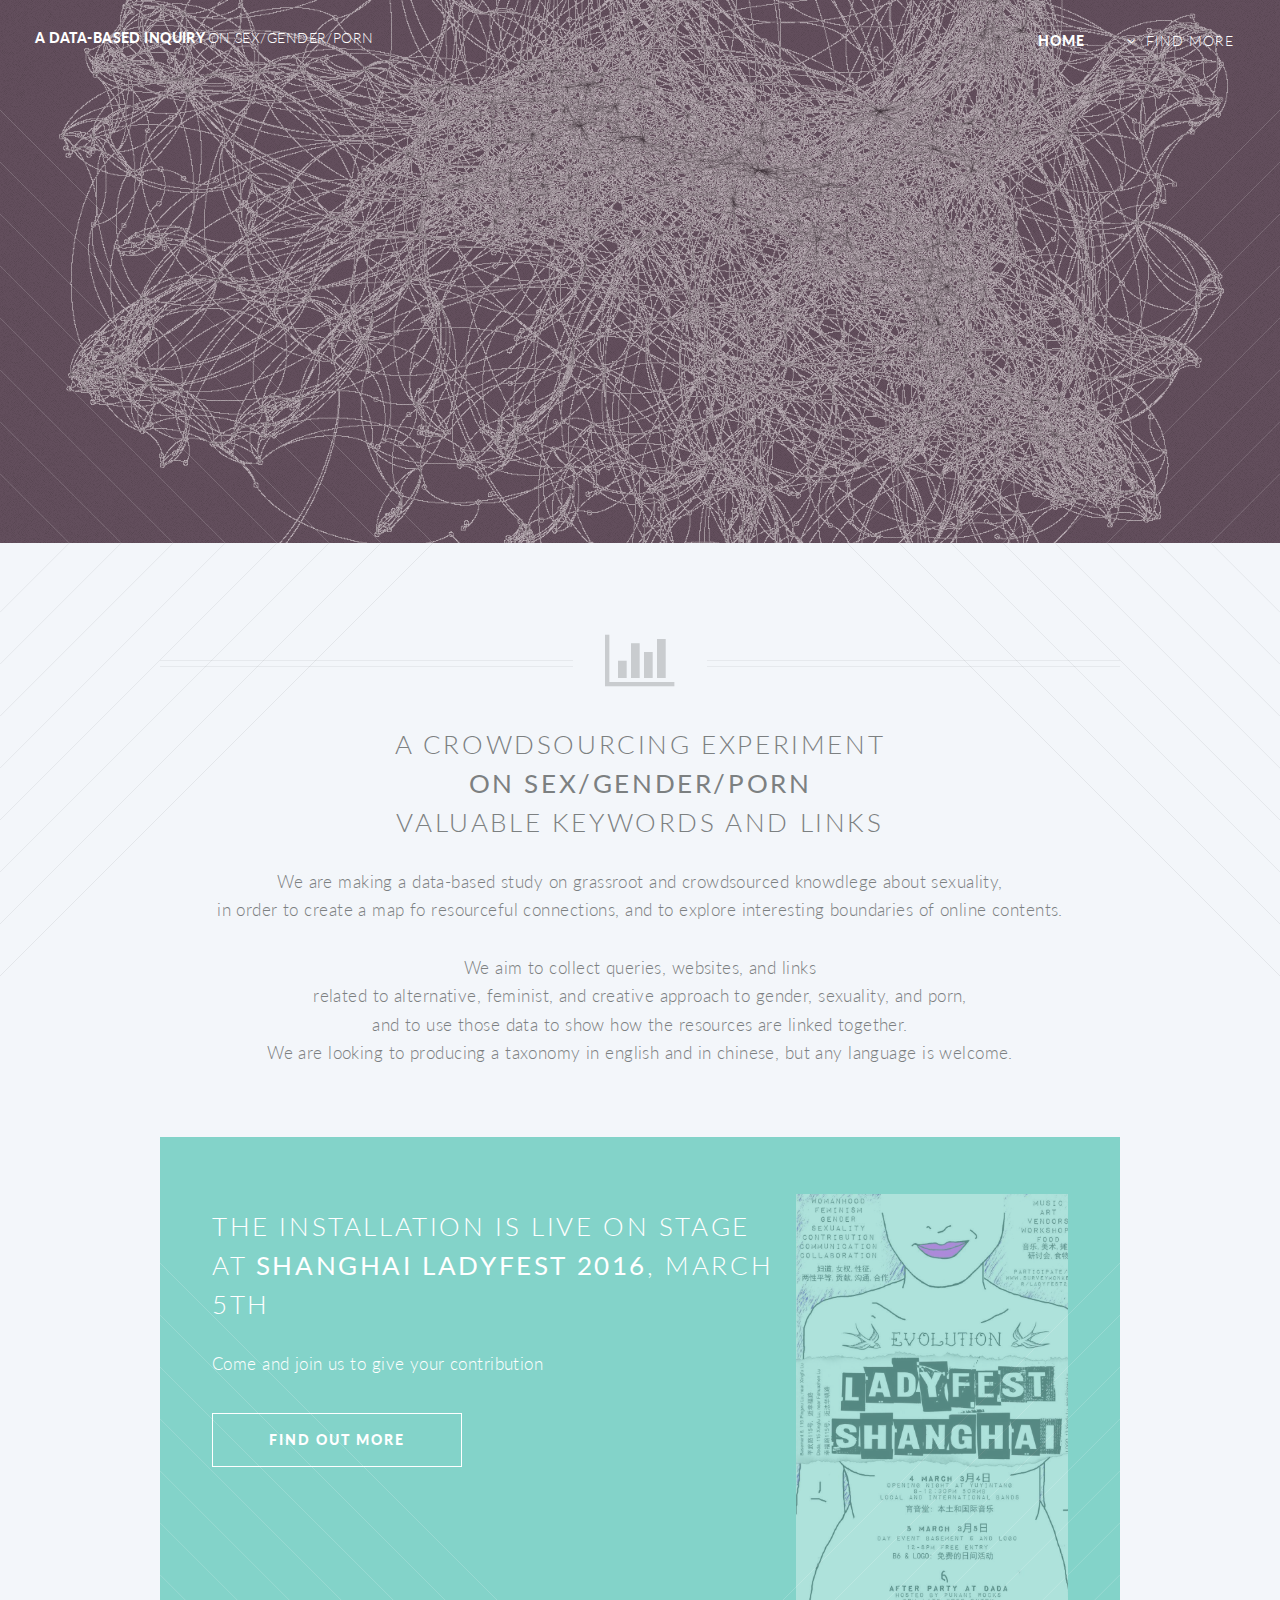
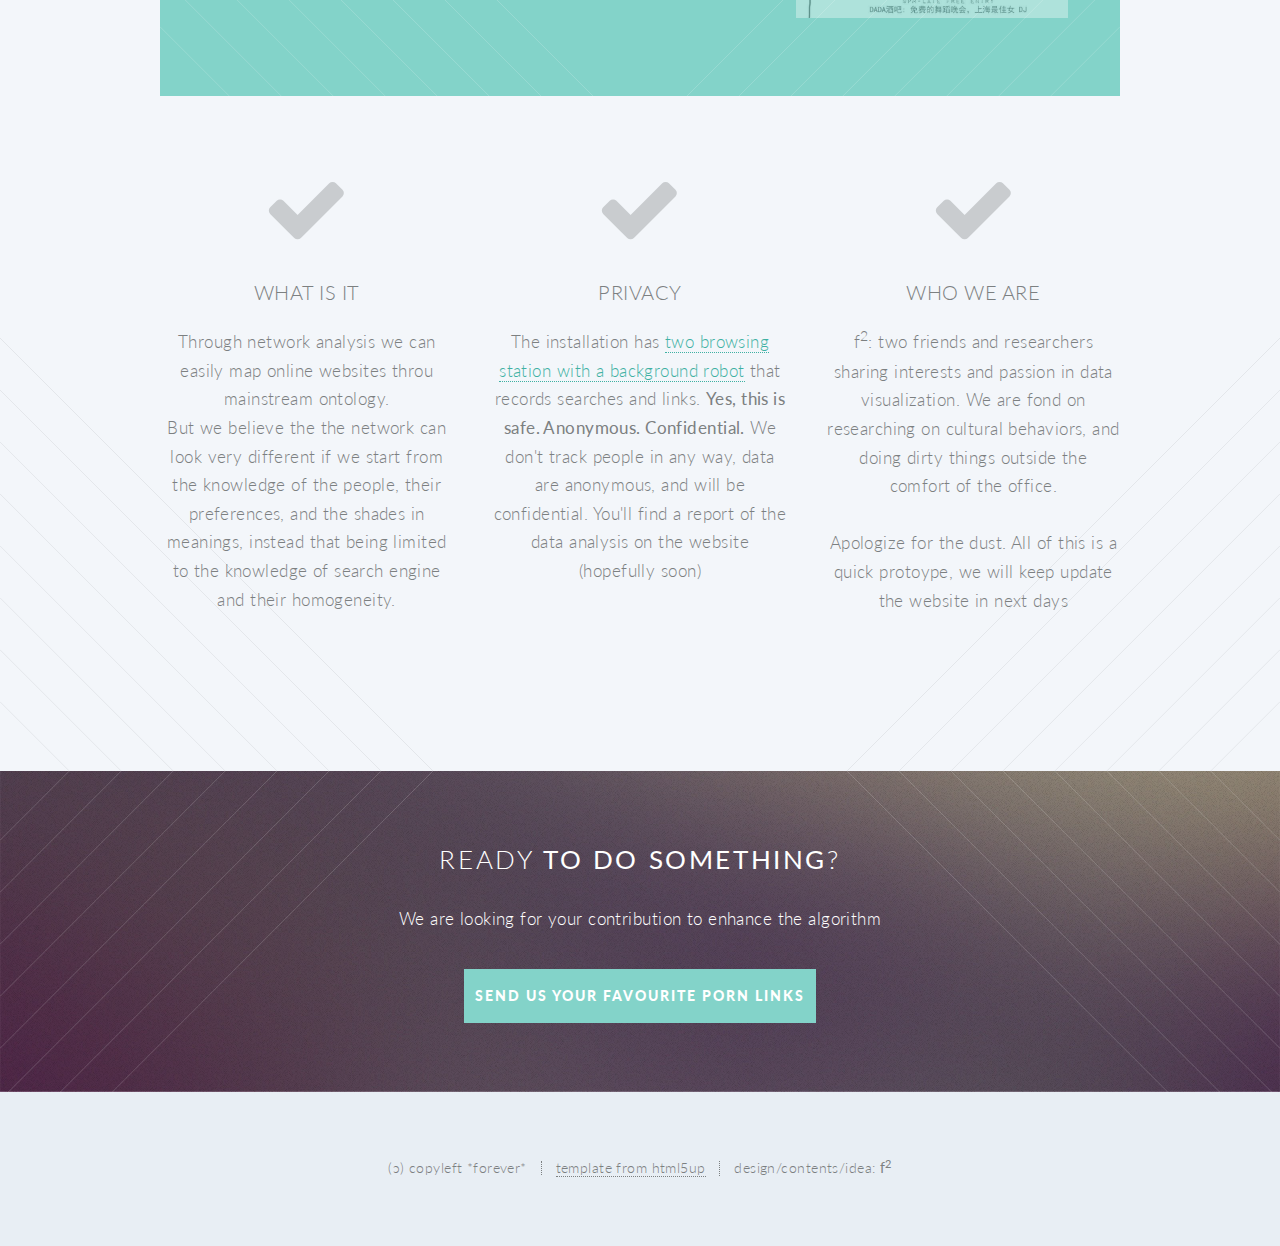
<file: index.html>
<!DOCTYPE HTML>
<!--
	Twenty by HTML5 UP
	html5up.net | @n33co
	Free for personal and commercial use under the CCA 3.0 license (html5up.net/license)
-->
<html>
	<head>
		<title>proner: a data-based inquiry on gender</title>
		<meta charset="utf-8" />
		<meta name="viewport" content="width=device-width, initial-scale=1" />
		<!--[if lte IE 8]><script src="assets/js/ie/html5shiv.js"></script><![endif]-->
		<link rel="stylesheet" href="assets/css/main.css" />
		<!--[if lte IE 8]><link rel="stylesheet" href="assets/css/ie8.css" /><![endif]-->
		<!--[if lte IE 9]><link rel="stylesheet" href="assets/css/ie9.css" /><![endif]-->
	</head>
	<body class="index">
		<div id="page-wrapper">

			<!-- Header -->
				<header id="header" class="alt">
					<h1 id="logo"><a href="index.html">a data-based inquiry  <span>on sex/gender/porn</span></a></h1>
					<nav id="nav">
						<ul>
							<li class="current"><a href="index.html">Home</a></li>
							<li class="submenu">
								<a href="#">Find More</a>
								<ul>
									<!--<li><a href="left-sidebar.html">Left Sidebar</a></li>
									<li><a href="right-sidebar.html">Right Sidebar</a></li>-->
									<li><a href="ladyfest_programme.html">pr0ner @ ladyfest</a></li>
									<li><a href="proner-privacy.html">privacy</a></li>
									<li><a href="contact.html">Submit</a></li>
									<!--<li class="submenu">
										<a href="#">Submenu</a>
										<ul>
											<li><a href="#">Dolore Sed</a></li>
											<li><a href="#">Consequat</a></li>
											<li><a href="#">Lorem Magna</a></li>
											<li><a href="#">Sed Magna</a></li>
											<li><a href="#">Ipsum Nisl</a></li>
										</ul>
									</li>-->
								</ul>
							</li>
<!--							<li><a href="#" class="button special">Sign Up</a></li> -->
						</ul>
					</nav>
				</header>

			<!-- Banner -->
				<section id="banner">

					<!--
						".inner" is set up as an inline-block so it automatically expands
						in both directions to fit whatever's inside it. This means it won't
						automatically wrap lines, so be sure to use line breaks where
						appropriate (<br />).
					-->
					<div class="inner">

						<header>
							<h2>pr&middot;0&middot;ner</h2>
						</header>
						<p>gender-gentle online sexuality mapping experience</p>
						
						
					<!--	by <a href="http://html5up.net">HTML5 UP</a>. -->
						<footer>
							<ul class="buttons vertical">
								<li><a href="#main" class="button fit scrolly">Oh! This seems cool, Tell Me More</a></li>
							</ul>
						</footer>

					</div>

				</section>

			<!-- Main -->
				<article id="main">

					<header class="special container">
						<span class="icon fa-bar-chart-o"></span>
						<h2>a crowdsourcing experiment <br /><strong>on sex/gender/porn</strong><br /> valuable keywords and links</h2>
						
						<p>
						We are making a data-based study on grassroot and crowdsourced knowdlege about sexuality, <br />in order to create a map fo resourceful connections, and to explore interesting boundaries of online contents. <br /><br />
We aim to collect queries, websites, and links <br />related to alternative, feminist, and creative approach to gender, sexuality, and porn, <br />and to use those data to show how the resources are linked together.<br /> We are looking to producing a taxonomy in english and in chinese, but any language is welcome.

 
						
						</p>
					</header>

					<!-- One -->
						<section class="wrapper style2 container special-alt">
							<div class="row 50%">
								<div class="8u 12u(narrower)">

									<header>
										<h2>The installation is live on stage at <strong><a href="">Shanghai Ladyfest 2016</a></strong>, March 5th </h2>
									</header>
									<p>Come and join us to give your contribution</p>
									<footer>
										<ul class="buttons">
											<li><a href="ladyfest_programme.html" class="button">Find Out More</a></li>
										</ul>
									</footer>

								</div>
								<div class="4u 12u(narrower) important(narrower)">

									<ul class="featured-icons">
										<li><span> <!--class="icon fa-clock-o" --><img src="images/ladyfest_img.jpg" width=300px"></span></li>
										<!--
											<li><span class="icon fa-clock-o"><span class="label">Feature 1</span></span></li>
											<li><span class="icon fa-volume-up"><span class="label">Feature 2</span></span></li>
										<li><span class="icon fa-laptop"><span class="label">Feature 3</span></span></li>
										<li><span class="icon fa-inbox"><span class="label">Feature 4</span></span></li>
										<li><span class="icon fa-lock"><span class="label">Feature 5</span></span></li>
										<li><span class="icon fa-cog"><span class="label">Feature 6</span></span></li>-->
									</ul>

								</div>
							</div>
						</section>

					<!-- Two -->
						<section class="wrapper style1 container special">
							<div class="row">
								<div class="4u 12u(narrower)">

									<section>
										<span class="icon featured fa-check"></span>
										<header>
											<h3>What is it</h3>
										</hThis installation is part of a research project in data visualization exploring bottom-up culture about sexuality, gender, and pornography. <br/>Through network analysis we can easily map online websites throu mainstream ontology. <br />But we believe the the network can look very different if we start from the knowledge of the people, their preferences, and the shades in meanings, instead that being limited to the knowledge of search engine and their homogeneity. 
</p>
									</section>

								</div>
								<div class="4u 12u(narrower)">

									<section>
										<span class="icon featured fa-check"></span>
										<header>
											<h3>Privacy</h3>
										</header>
										<p>The installation has <a href="">two browsing station with a background robot</a> that records searches and links.
<strong>Yes, this is safe. Anonymous. Confidential.</strong>
We don't track people in any way, data are anonymous, and will be confidential. You'll find a report of the data analysis on the website (hopefully soon)
</p>
									</section>

								</div>
								<div class="4u 12u(narrower)">

									<section>
										<span class="icon featured fa-check"></span>
										<header>
											
										<h3>Who we are</h3>
										</header>
										<p>f<sup>2</sup>: two friends and researchers sharing interests and passion in data visualization. We are fond on researching on cultural behaviors, and doing dirty things outside the comfort of the office. <br /><br />
										Apologize for the dust. All of this is a quick protoype, we will keep update the website in next days</p>
									</section>
									
									</section>

								</div>
							</div>
						</section>
<!-- we can use this section later to show the contents/results -->
					<!-- Three -->
						<!--<section class="wrapper style3 container special">-->

							<!--<header class="major">
								<h2>Next look at this <strong>cool stuff</strong></h2>
							</header>

							<div class="row">
								<div class="6u 12u(narrower)">

									<section>
										<a href="#" class="image featured"><img src="images/pic01.jpg" alt="" /></a>
										<header>
											<h3>A Really Fast Train</h3>
										</header>
										<p>Sed tristique purus vitae volutpat commodo suscipit amet sed nibh. Proin a ullamcorper sed blandit. Sed tristique purus vitae volutpat commodo suscipit ullamcorper sed blandit lorem ipsum dolore.</p>
									</section>

								</div>
								<div class="6u 12u(narrower)">

									<section>
										<a href="#" class="image featured"><img src="images/pic02.jpg" alt="" /></a>
										<header>
											<h3>An Airport Terminal</h3>
										</header>
										<p>Sed tristique purus vitae volutpat commodo suscipit amet sed nibh. Proin a ullamcorper sed blandit. Sed tristique purus vitae volutpat commodo suscipit ullamcorper sed blandit lorem ipsum dolore.</p>
									</section>

								</div>
							</div>
							
							<div class="row">
								<div class="6u 12u(narrower)">

									<section>
										<a href="#" class="image featured"><img src="images/pic03.jpg" alt="" /></a>
										<header>
											<h3>Hyperspace Travel</h3>
										</header>
										<p>Sed tristique purus vitae volutpat commodo suscipit amet sed nibh. Proin a ullamcorper sed blandit. Sed tristique purus vitae volutpat commodo suscipit ullamcorper sed blandit lorem ipsum dolore.</p>
									</section>

								</div>
								<div class="6u 12u(narrower)">

									<section>
										<a href="#" class="image featured"><img src="images/pic04.jpg" alt="" /></a>
										<header>
											<h3>Who we are</h3>
										</header>
										<p>f<sup>2</sup>: two friends and researchers sharing interests and passion in data visualization. We are fond on researching on cultural behaviors, and doing dirty things outside the comfort of the office. < br /><br />
										Apologize for the dust. All of this is a quick protoype, we will keep update the website in next days</p>
									</section>

								</div>
							</div>

							<!--<footer class="major">
								<ul class="buttons">
									<li><a href="#" class="button">See More</a></li>
								</ul>
							</footer> -->

						<!--</section>-->

				</article>

			<!-- CTA -->
				<section id="cta">

					<header>
						<h2>Ready <strong>to do something</strong>?</h2>
						<p>We are looking for your contribution to enhance the algorithm</p>
					</header>
					<footer>
						<ul class="buttons">
							<li><a href="submit.html" class="button special">Send us your favourite porn links</a></li>
							<!-- <li><a href="" class="button">Suggest and contact</a></li> -->
						</ul>
					</footer>

				</section>

			<!-- Footer -->
				<footer id="footer">

					<!--<ul class="icons">
						<li><a href="#" class="icon circle fa-twitter"><span class="label">Twitter</span></a></li>
						<li><a href="#" class="icon circle fa-facebook"><span class="label">Facebook</span></a></li>
						<li><a href="#" class="icon circle fa-google-plus"><span class="label">Google+</span></a></li>
						<li><a href="#" class="icon circle fa-github"><span class="label">Github</span></a></li>
						<li><a href="#" class="icon circle fa-dribbble"><span class="label">Dribbble</span></a></li>
					</ul> -->
					<ul class="copyright">
						<li><!--&copy;--> (ɔ) copyleft *forever*</li><li><a href="http://html5up.net">template from html5up</a> </li><li> design/contents/idea: <strong>f<sup>2</sup> </strong></li>
					</ul>

				</footer>

		</div>

		<!-- Scripts -->
			<script src="assets/js/jquery.min.js"></script>
			<script src="assets/js/jquery.dropotron.min.js"></script>
			<script src="assets/js/jquery.scrolly.min.js"></script>
			<script src="assets/js/jquery.scrollgress.min.js"></script>
			<script src="assets/js/skel.min.js"></script>
			<script src="assets/js/util.js"></script>
			<!--[if lte IE 8]><script src="assets/js/ie/respond.min.js"></script><![endif]-->
			<script src="assets/js/main.js"></script>

	</body>
</html>
</file>
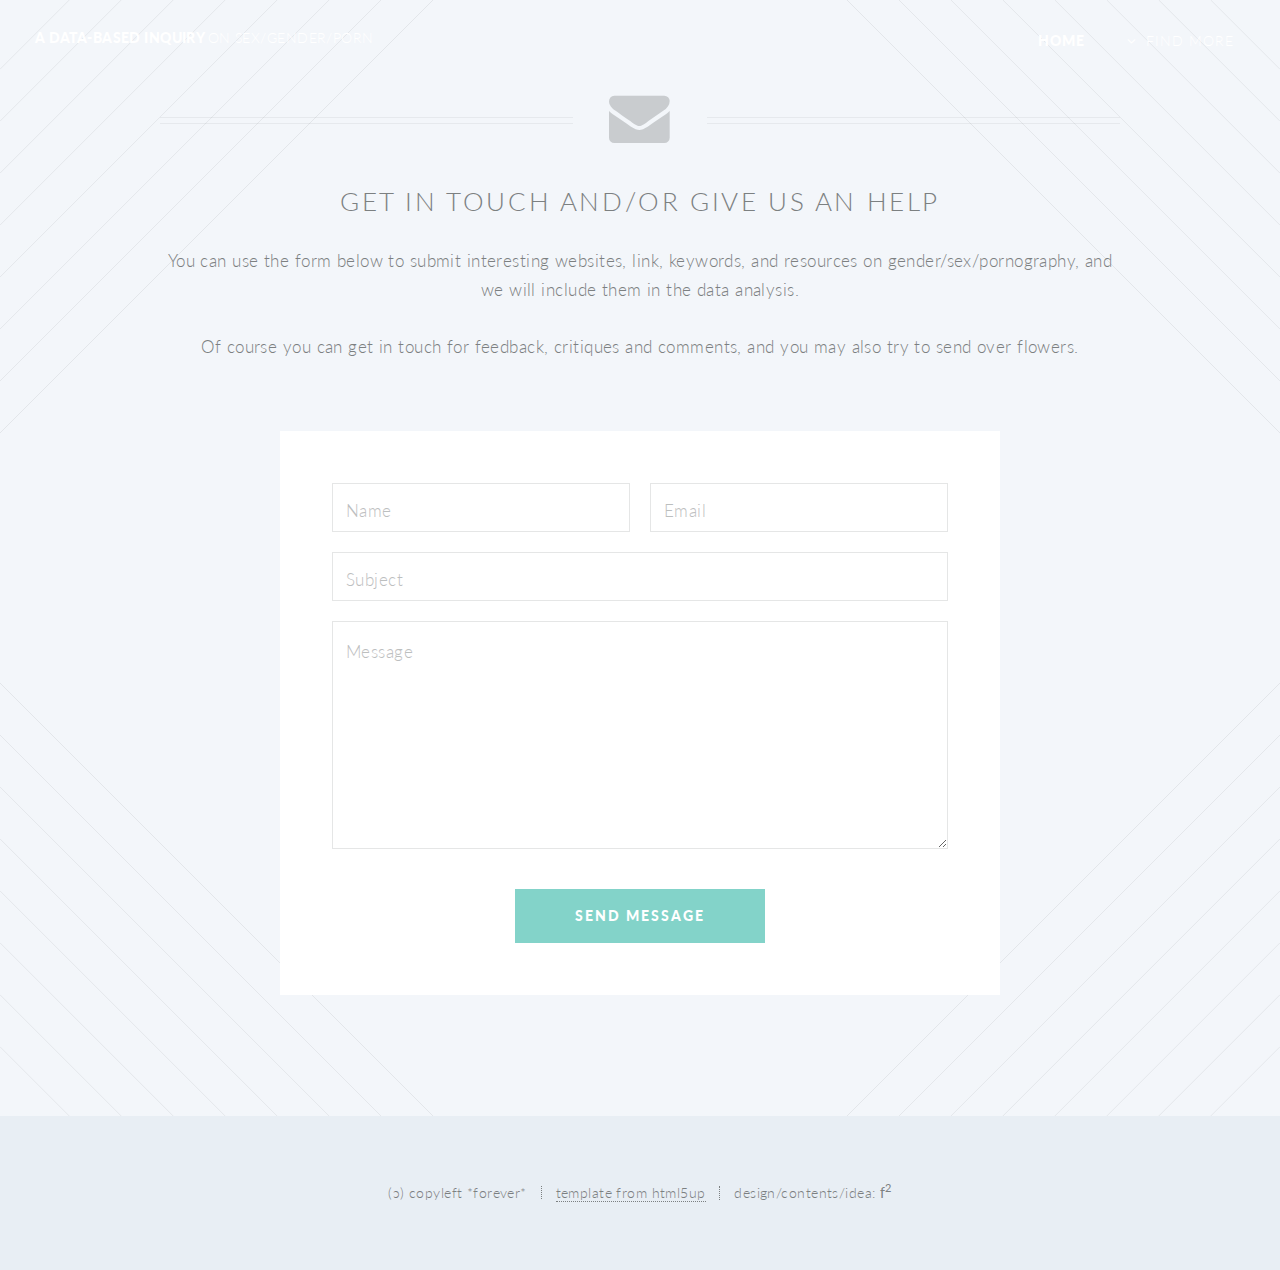
<file: contact.html>
<!DOCTYPE HTML>
<!--
	Twenty by HTML5 UP
	html5up.net | @n33co
	Free for personal and commercial use under the CCA 3.0 license (html5up.net/license)
-->
<html>
	<head>
		<title>Contact - pr0ner.xyz</title>

		<meta charset="utf-8" />
		<meta name="viewport" content="width=device-width, initial-scale=1" />
		<!--[if lte IE 8]><script src="assets/js/ie/html5shiv.js"></script><![endif]-->
		<link rel="stylesheet" href="assets/css/main.css" />
		<!--[if lte IE 8]><link rel="stylesheet" href="assets/css/ie8.css" /><![endif]-->
		<!--[if lte IE 9]><link rel="stylesheet" href="assets/css/ie9.css" /><![endif]-->
	</head>
	<body class="index">
		<div id="page-wrapper">

			<!-- Header -->
				<header id="header" class="alt">
					<h1 id="logo"><a href="index.html">a data-based inquiry  <span>on sex/gender/porn</span></a></h1>
					<nav id="nav">
						<ul>
							<li class="current"><a href="index.html">Home</a></li>
							<li class="submenu">
								<a href="#">Find More</a>
								<ul>
									<!--<li><a href="left-sidebar.html">Left Sidebar</a></li>
									<li><a href="right-sidebar.html">Right Sidebar</a></li>-->
										<li><a href="ladyfest_programme.html">pr0ner @ ladyfest</a></li>
									<li><a href="proner-privacy.html">privacy</a></li>
									<li><a href="contact.html">Contact</a></li>
									<!--<li class="submenu">
										<a href="#">Submenu</a>
										<ul>
											<li><a href="#">Dolore Sed</a></li>
											<li><a href="#">Consequat</a></li>
											<li><a href="#">Lorem Magna</a></li>
											<li><a href="#">Sed Magna</a></li>
											<li><a href="#">Ipsum Nisl</a></li>
										</ul>
									</li>-->
								</ul>
							</li>
<!--							<li><a href="#" class="button special">Sign Up</a></li> -->
						</ul>
					</nav>
				</header>

			<!-- Main -->
				<article id="main">

					<header class="special container">
						<span class="icon fa-envelope"></span>
						<h2>Get In Touch and/or give us an help</h2>
						<p>You can use the form below to submit interesting websites, link, keywords, and resources on gender/sex/pornography, and we will include them in the data analysis.<br /><br />
						Of course you can get in touch for feedback, critiques and comments, and you may also try to send over flowers.</p>
					</header>

					<!-- One -->
						<section class="wrapper style4 special container 75%">

							<!-- Content -->
								<div class="content">
									<form>
										<div class="row 50%">
											<div class="6u 12u(mobile)">
												<input type="text" name="name" placeholder="Name" />
											</div>
											<div class="6u 12u(mobile)">
												<input type="text" name="email" placeholder="Email" />
											</div>
										</div>
										<div class="row 50%">
											<div class="12u">
												<input type="text" name="subject" placeholder="Subject" />
											</div>
										</div>
										<div class="row 50%">
											<div class="12u">
												<textarea name="message" placeholder="Message" rows="7"></textarea>
											</div>
										</div>
										<div class="row">
											<div class="12u">
												<ul class="buttons">
													<li><input type="submit" class="special" value="Send Message" /></li>
												</ul>
											</div>
										</div>
									</form>
								</div>

						</section>

				</article>

			<!-- Footer -->
				<footer id="footer">

					

					<ul class="copyright">
						<li><!--&copy;--> (ɔ) copyleft *forever*</li><li><a href="http://html5up.net">template from html5up</a> </li><li> design/contents/idea: <strong>f<sup>2</sup> </strong></li>
					</ul>

				</footer>

		</div>

		<!-- Scripts -->
			<script src="assets/js/jquery.min.js"></script>
			<script src="assets/js/jquery.dropotron.min.js"></script>
			<script src="assets/js/jquery.scrolly.min.js"></script>
			<script src="assets/js/jquery.scrollgress.min.js"></script>
			<script src="assets/js/skel.min.js"></script>
			<script src="assets/js/util.js"></script>
			<!--[if lte IE 8]><script src="assets/js/ie/respond.min.js"></script><![endif]-->
			<script src="assets/js/main.js"></script>

	</body>
</html>
</file>
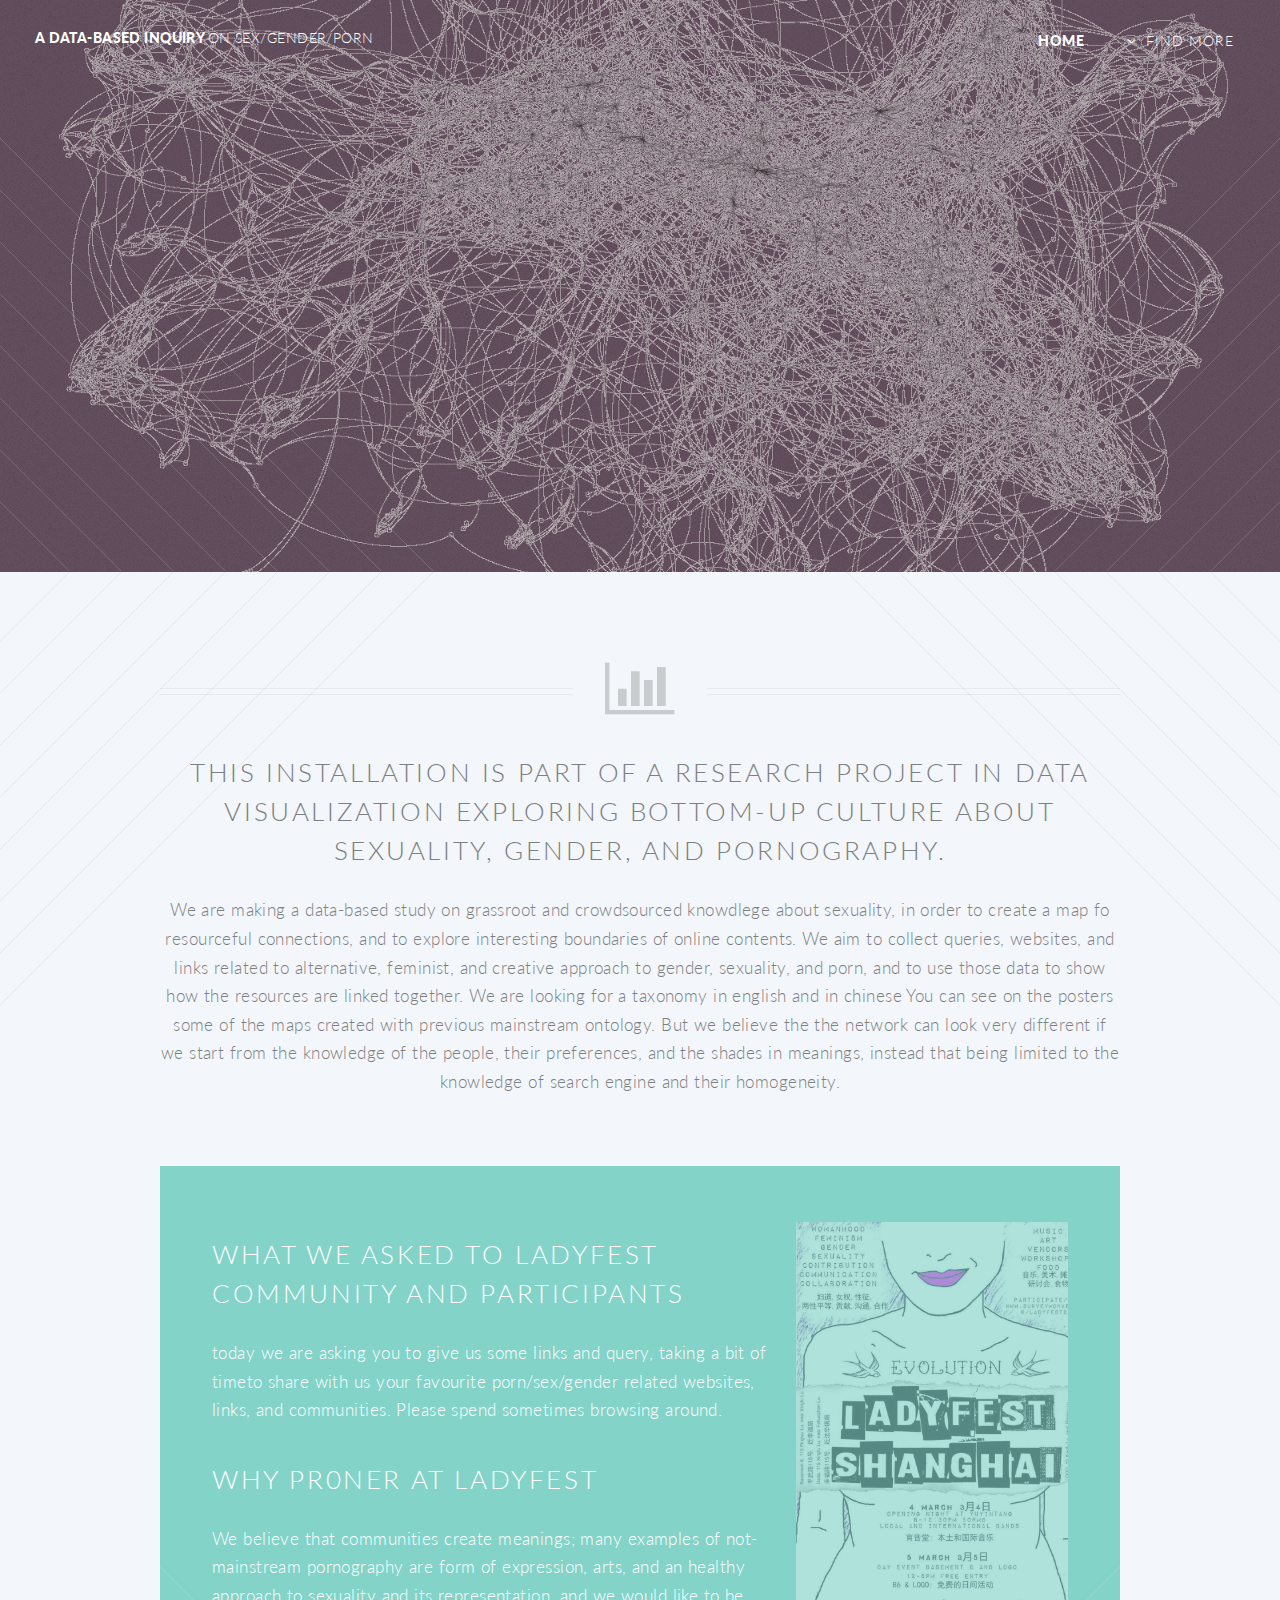
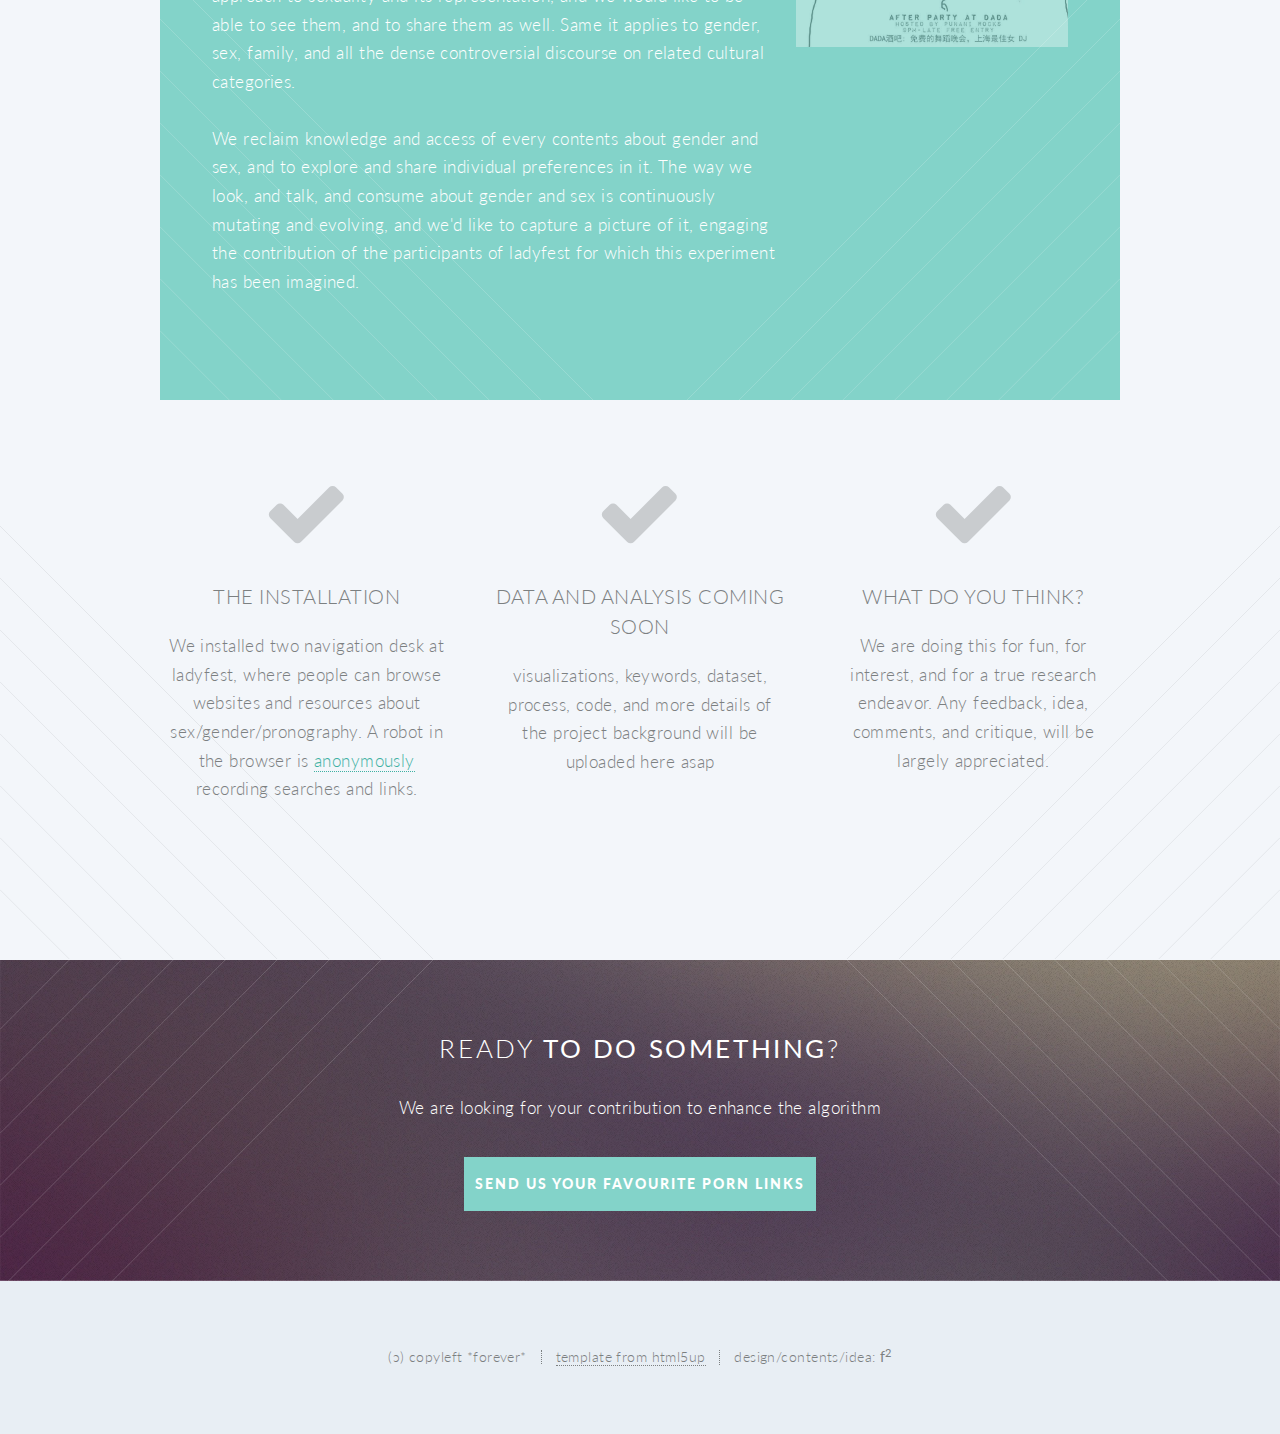
<file: ladyfest_programme.html>
<!DOCTYPE HTML>
<!--
	Twenty by HTML5 UP
	html5up.net | @n33co
	Free for personal and commercial use under the CCA 3.0 license (html5up.net/license)
-->
<html>
	<head>
		<title>pr0ner installation @ ladufest shanghai 2016</title>
		<meta charset="utf-8" />
		<meta name="viewport" content="width=device-width, initial-scale=1" />
		<!--[if lte IE 8]><script src="assets/js/ie/html5shiv.js"></script><![endif]-->
		<link rel="stylesheet" href="assets/css/main.css" />
		<!--[if lte IE 8]><link rel="stylesheet" href="assets/css/ie8.css" /><![endif]-->
		<!--[if lte IE 9]><link rel="stylesheet" href="assets/css/ie9.css" /><![endif]-->
	</head>
	<body class="index">
		<div id="page-wrapper">

			<!-- Header -->
				<header id="header" class="alt">
					<h1 id="logo"><a href="index.html">a data-based inquiry  <span>on sex/gender/porn</span></a></h1>
					<nav id="nav">
						<ul>
							<li class="current"><a href="index.html">Home</a></li>
							<li class="submenu">
								<a href="#">Find More</a>
								<ul>
									<!--<li><a href="left-sidebar.html">Left Sidebar</a></li>
									<li><a href="right-sidebar.html">Right Sidebar</a></li>-->
									<li><a href="ladyfest_programme.html">pr0ner @ ladyfest</a></li>
									<li><a href="proner-privacy.html">privacy</a></li>
									<li><a href="contact.html">Submit</a></li>
									<!--<li class="submenu">
										<a href="#">Submenu</a>
										<ul>
											<li><a href="#">Dolore Sed</a></li>
											<li><a href="#">Consequat</a></li>
											<li><a href="#">Lorem Magna</a></li>
											<li><a href="#">Sed Magna</a></li>
											<li><a href="#">Ipsum Nisl</a></li>
										</ul>
									</li>-->
								</ul>
							</li>
<!--							<li><a href="#" class="button special">Sign Up</a></li> -->
						</ul>
					</nav>
				</header>

			<!-- Banner -->
				<section id="banner">

					<!--
						".inner" is set up as an inline-block so it automatically expands
						in both directions to fit whatever's inside it. This means it won't
						automatically wrap lines, so be sure to use line breaks where
						appropriate (<br />).
					-->
					<div class="inner">

						<header>
							<h2>pr&middot;0&middot;ner</h2>
						</header>
						<p>gender-gentle online sexuality mapping experience<br />
						@ shanghai ladyfest</p>
						
						
					<!--	by <a href="http://html5up.net">HTML5 UP</a>. -->
						<footer>
							<ul class="buttons vertical">
								<li><a href="#main" class="button fit scrolly">Details of Ladyefest installation</a></li>
							</ul>
						</footer>

					</div>

				</section>

			<!-- Main -->
				<article id="main">

					<header class="special container">
						<span class="icon fa-bar-chart-o"></span>
						<h2>This installation is part of a research project in data visualization exploring bottom-up culture about sexuality, gender, and pornography. </h2>
						
						<p>
						We are making a data-based study on grassroot and crowdsourced knowdlege about sexuality, in order to create a map fo resourceful connections, and to explore interesting boundaries of online contents. 
We aim to collect queries, websites, and links related to alternative, feminist, and creative approach to gender, sexuality, and porn, and to use those data to show how the resources are linked together. We are looking for a taxonomy in english and in chinese

You can see on the posters some of the maps created with previous mainstream ontology. But we believe the the network can look very different if we start from the knowledge of the people, their preferences, and the shades in meanings, instead that being limited to the knowledge of search engine and their homogeneity. 

 
						
						</p>
					</header>

					<!-- One -->
						<section class="wrapper style2 container special-alt">
							<div class="row 50%">
								<div class="8u 12u(narrower)">

									<header>
										<h2>What we asked to ladyfest community and participants</h2>
									</header>
									<p>today we are asking you to give us some links and query, taking a bit of timeto share with us your favourite porn/sex/gender related websites, links, and communities.
Please spend sometimes browsing around.</p>
<header>
										<h2>Why pr0ner at ladyfest</h2>
									</header>
									<p>
We believe that communities create meanings; many examples of not-mainstream pornography are form of expression, arts, and an healthy approach to sexuality and its representation, and we would like to be able to see them, and to share them as well. Same it applies to gender, sex, family, and all the dense controversial discourse on related cultural categories.
<br /><br />
We reclaim knowledge and access of every contents about gender and sex, and to explore and share individual preferences in it. The way we look, and talk, and consume about gender and sex is continuously mutating and evolving, and we'd like to capture a picture of it, engaging the contribution of the participants of ladyfest for which this experiment has been imagined.

</p>

									<!--<footer>
										<ul class="buttons">
											<li><a href="ladyfest_programme.html" class="button">Find Out More</a></li>
										</ul>
									</footer>-->

								</div>
								<div class="4u 12u(narrower) important(narrower)">

									<ul class="featured-icons">
										<li><span> <!--class="icon fa-clock-o" --><img src="images/ladyfest_img.jpg" width=300px"></span></li>
										<!--
											<li><span class="icon fa-clock-o"><span class="label">Feature 1</span></span></li>
											<li><span class="icon fa-volume-up"><span class="label">Feature 2</span></span></li>
										<li><span class="icon fa-laptop"><span class="label">Feature 3</span></span></li>
										<li><span class="icon fa-inbox"><span class="label">Feature 4</span></span></li>
										<li><span class="icon fa-lock"><span class="label">Feature 5</span></span></li>
										<li><span class="icon fa-cog"><span class="label">Feature 6</span></span></li>-->
									</ul>

								</div>
							</div>
						</section>

					<!-- Two -->
						<section class="wrapper style1 container special">
							<div class="row">
								<div class="4u 12u(narrower)">

									
	<section>
										<span class="icon featured fa-check"></span>
										<header>
											<h3>The installation</h3>
										</header>
										<p>We installed two navigation desk at ladyfest, where people can browse websites and resources about sex/gender/pronography. A robot in the browser is <a href="proner-privacy.html">anonymously</a> recording searches and links.

</p>
									</section>
								</div>
								<div class="4u 12u(narrower)">
<section>
										<span class="icon featured fa-check"></span>
										<header>
											<h3>Data and analysis coming soon</h3>
											</header>
										<p>visualizations, keywords, dataset, process, code, and more details of the project background will be uploaded here asap</>
</p>
									</section>
								

								</div>
								<div class="4u 12u(narrower)">

									<section>
										<span class="icon featured fa-check"></span>
										<header>
											
										<h3>What do you think?</h3>
										</header>
										<p>We are doing this for fun, for interest, and for a true research endeavor. Any feedback, idea, comments, and critique, will be largely appreciated. </p>
									</section>
									
									</section>

								</div>
							</div>
						</section>
<!-- we can use this section later to show the contents/results -->
					<!-- Three -->
						<!--<section class="wrapper style3 container special">-->

							<!--<header class="major">
								<h2>Next look at this <strong>cool stuff</strong></h2>
							</header>

							<div class="row">
								<div class="6u 12u(narrower)">

									<section>
										<a href="#" class="image featured"><img src="images/pic01.jpg" alt="" /></a>
										<header>
											<h3>A Really Fast Train</h3>
										</header>
										<p>Sed tristique purus vitae volutpat commodo suscipit amet sed nibh. Proin a ullamcorper sed blandit. Sed tristique purus vitae volutpat commodo suscipit ullamcorper sed blandit lorem ipsum dolore.</p>
									</section>

								</div>
								<div class="6u 12u(narrower)">

									<section>
										<a href="#" class="image featured"><img src="images/pic02.jpg" alt="" /></a>
										<header>
											<h3>An Airport Terminal</h3>
										</header>
										<p>Sed tristique purus vitae volutpat commodo suscipit amet sed nibh. Proin a ullamcorper sed blandit. Sed tristique purus vitae volutpat commodo suscipit ullamcorper sed blandit lorem ipsum dolore.</p>
									</section>

								</div>
							</div>
							
							<div class="row">
								<div class="6u 12u(narrower)">

									<section>
										<a href="#" class="image featured"><img src="images/pic03.jpg" alt="" /></a>
										<header>
											<h3>Hyperspace Travel</h3>
										</header>
										<p>Sed tristique purus vitae volutpat commodo suscipit amet sed nibh. Proin a ullamcorper sed blandit. Sed tristique purus vitae volutpat commodo suscipit ullamcorper sed blandit lorem ipsum dolore.</p>
									</section>

								</div>
								<div class="6u 12u(narrower)">

									<section>
										<a href="#" class="image featured"><img src="images/pic04.jpg" alt="" /></a>
										<header>
											<h3>Who we are</h3>
										</header>
										<p>f<sup>2</sup>: two friends and researchers sharing interests and passion in data visualization. We are fond on researching on cultural behaviors, and doing dirty things outside the comfort of the office. < br /><br />
										Apologize for the dust. All of this is a quick protoype, we will keep update the website in next days</p>
									</section>

								</div>
							</div>

							<!--<footer class="major">
								<ul class="buttons">
									<li><a href="#" class="button">See More</a></li>
								</ul>
							</footer> -->

						<!--</section>-->

				</article>

			<!-- CTA -->
				<section id="cta">

					<header>
						<h2>Ready <strong>to do something</strong>?</h2>
						<p>We are looking for your contribution to enhance the algorithm</p>
					</header>
					<footer>
						<ul class="buttons">
							<li><a href="submit.html" class="button special">Send us your favourite porn links</a></li>
							<!-- <li><a href="#" class="button">Suggest and contact</a></li> -->
						</ul>
					</footer>

				</section>

			<!-- Footer -->
				<footer id="footer">

					<!--<ul class="icons">
						<li><a href="#" class="icon circle fa-twitter"><span class="label">Twitter</span></a></li>
						<li><a href="#" class="icon circle fa-facebook"><span class="label">Facebook</span></a></li>
						<li><a href="#" class="icon circle fa-google-plus"><span class="label">Google+</span></a></li>
						<li><a href="#" class="icon circle fa-github"><span class="label">Github</span></a></li>
						<li><a href="#" class="icon circle fa-dribbble"><span class="label">Dribbble</span></a></li>
					</ul> -->
					<ul class="copyright">
						<li><!--&copy;--> (ɔ) copyleft *forever*</li><li><a href="http://html5up.net">template from html5up</a> </li><li> design/contents/idea: <strong>f<sup>2</sup> </strong></li>
					</ul>

				</footer>

		</div>

		<!-- Scripts -->
			<script src="assets/js/jquery.min.js"></script>
			<script src="assets/js/jquery.dropotron.min.js"></script>
			<script src="assets/js/jquery.scrolly.min.js"></script>
			<script src="assets/js/jquery.scrollgress.min.js"></script>
			<script src="assets/js/skel.min.js"></script>
			<script src="assets/js/util.js"></script>
			<!--[if lte IE 8]><script src="assets/js/ie/respond.min.js"></script><![endif]-->
			<script src="assets/js/main.js"></script>

	</body>
</html>
</file>
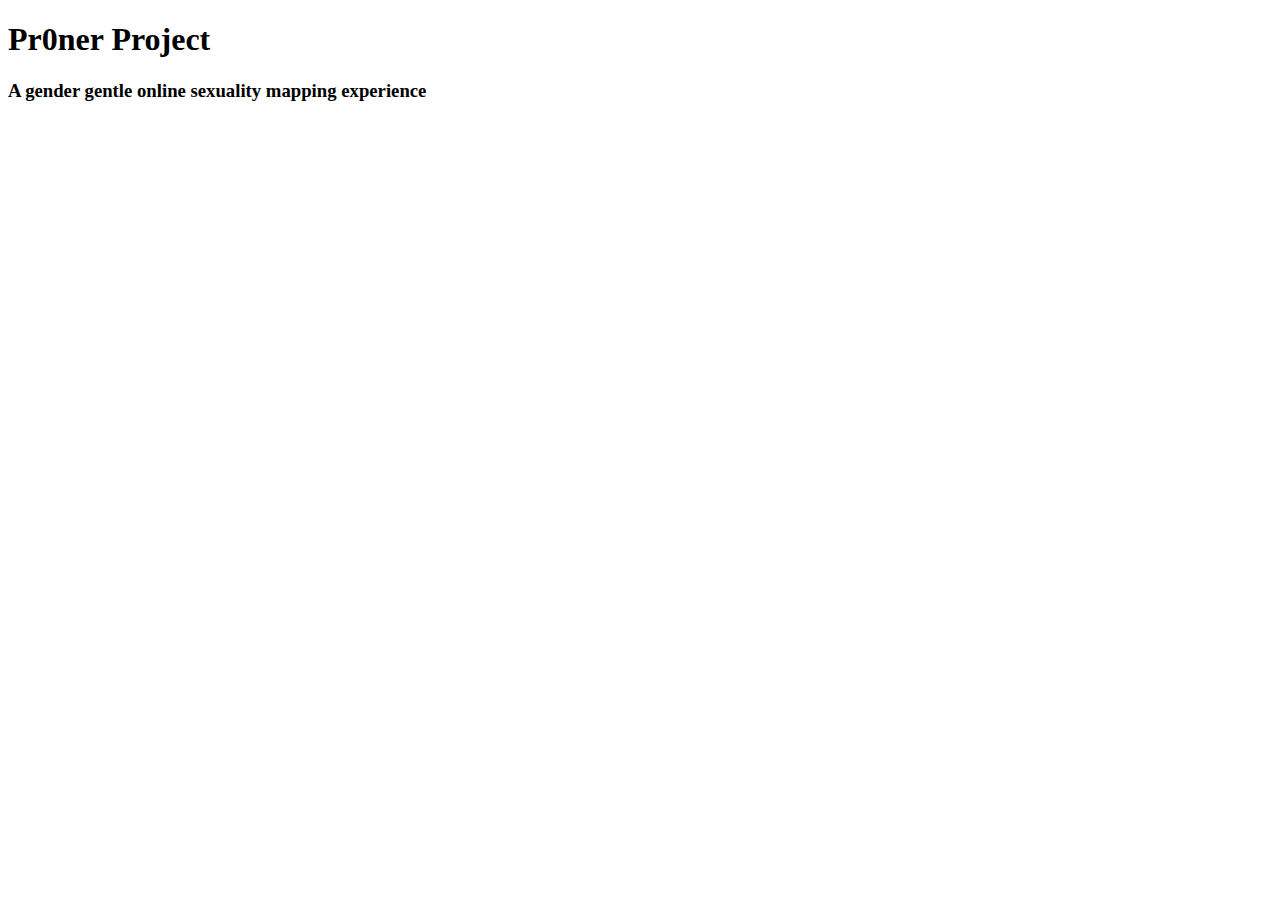
<file: old_index.html>
<!DOCTYPE HTML>
<html>
	<head>
		<title>Pr0ner project</title>
		<meta charset="utf-8" />
	</head>
	<body>
    <h1>Pr0ner Project</h1>
    <h3>A gender gentle online sexuality mapping experience</h3>
	</body>
</html>
</file>
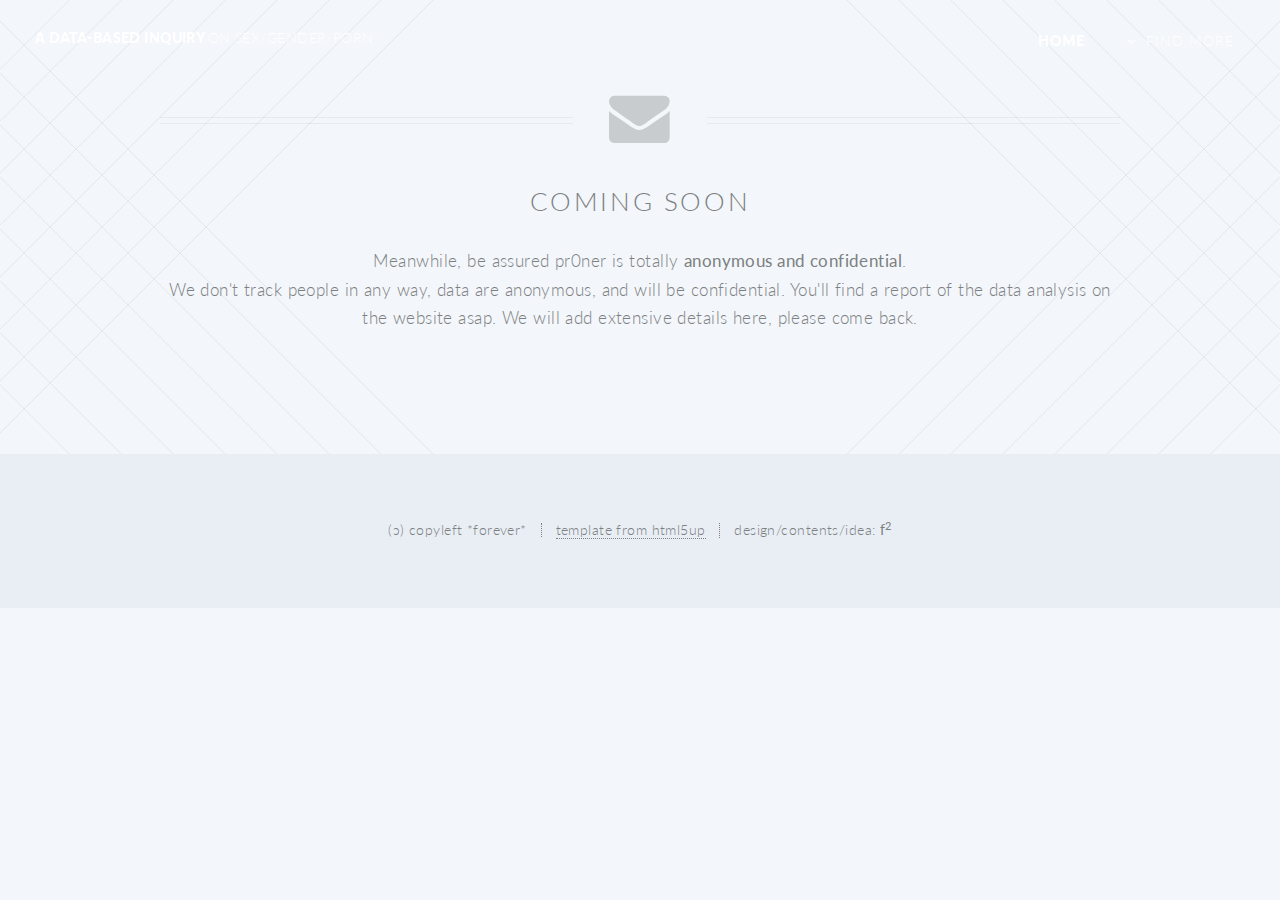
<file: proner-privacy.html>
<!DOCTYPE HTML>
<!--
	Twenty by HTML5 UP
	html5up.net | @n33co
	Free for personal and commercial use under the CCA 3.0 license (html5up.net/license)
-->
<html>
	<head>
		<title>privacy policy - pr0ner.xyz</title>

		<meta charset="utf-8" />
		<meta name="viewport" content="width=device-width, initial-scale=1" />
		<!--[if lte IE 8]><script src="assets/js/ie/html5shiv.js"></script><![endif]-->
		<link rel="stylesheet" href="assets/css/main.css" />
		<!--[if lte IE 8]><link rel="stylesheet" href="assets/css/ie8.css" /><![endif]-->
		<!--[if lte IE 9]><link rel="stylesheet" href="assets/css/ie9.css" /><![endif]-->
	</head>
	<body class="index">
		<div id="page-wrapper">

			<!-- Header -->
				<header id="header" class="alt">
					<h1 id="logo"><a href="index.html">a data-based inquiry  <span>on sex/gender/porn</span></a></h1>
					<nav id="nav">
						<ul>
							<li class="current"><a href="index.html">Home</a></li>
							<li class="submenu">
								<a href="#">Find More</a>
								<ul>
									<!--<li><a href="left-sidebar.html">Left Sidebar</a></li>-->
									
									<li><a href="ladyfest_programme.html">pr0ner @ ladyfest</a></li>
									<li><a href="proner-privacy.html">privacy</a></li>
									<li><a href="contact.html">Contact</a></li>
									<!--<li class="submenu">
										<a href="#">Submenu</a>
										<ul>
											<li><a href="#">Dolore Sed</a></li>
											<li><a href="#">Consequat</a></li>
											<li><a href="#">Lorem Magna</a></li>
											<li><a href="#">Sed Magna</a></li>
											<li><a href="#">Ipsum Nisl</a></li>
										</ul>
									</li>-->
								</ul>
							</li>
<!--							<li><a href="#" class="button special">Sign Up</a></li> -->
						</ul>
					</nav>
				</header>

			<!-- Main -->
				<article id="main">

					<header class="special container">
						<span class="icon fa-envelope"></span>
						<h2>Coming Soon</h2>
						<p>Meanwhile, be assured pr0ner is totally <strong> anonymous and confidential</strong>.<br />
We don't track people in any way, data are anonymous, and will be confidential. You'll find a report of the data analysis on the website asap. We will add extensive details here, please come back.

</p>
					</header>

					<!-- One -->
						

				</article>

			<!-- Footer -->
				<footer id="footer">

				

				<ul class="copyright">
						<li><!--&copy;--> (ɔ) copyleft *forever*</li><li><a href="http://html5up.net">template from html5up</a> </li><li> design/contents/idea: <strong>f<sup>2</sup> </strong></li>
					</ul>

				</footer>

		</div>

		<!-- Scripts -->
			<script src="assets/js/jquery.min.js"></script>
			<script src="assets/js/jquery.dropotron.min.js"></script>
			<script src="assets/js/jquery.scrolly.min.js"></script>
			<script src="assets/js/jquery.scrollgress.min.js"></script>
			<script src="assets/js/skel.min.js"></script>
			<script src="assets/js/util.js"></script>
			<!--[if lte IE 8]><script src="assets/js/ie/respond.min.js"></script><![endif]-->
			<script src="assets/js/main.js"></script>

	</body>
</html>
</file>
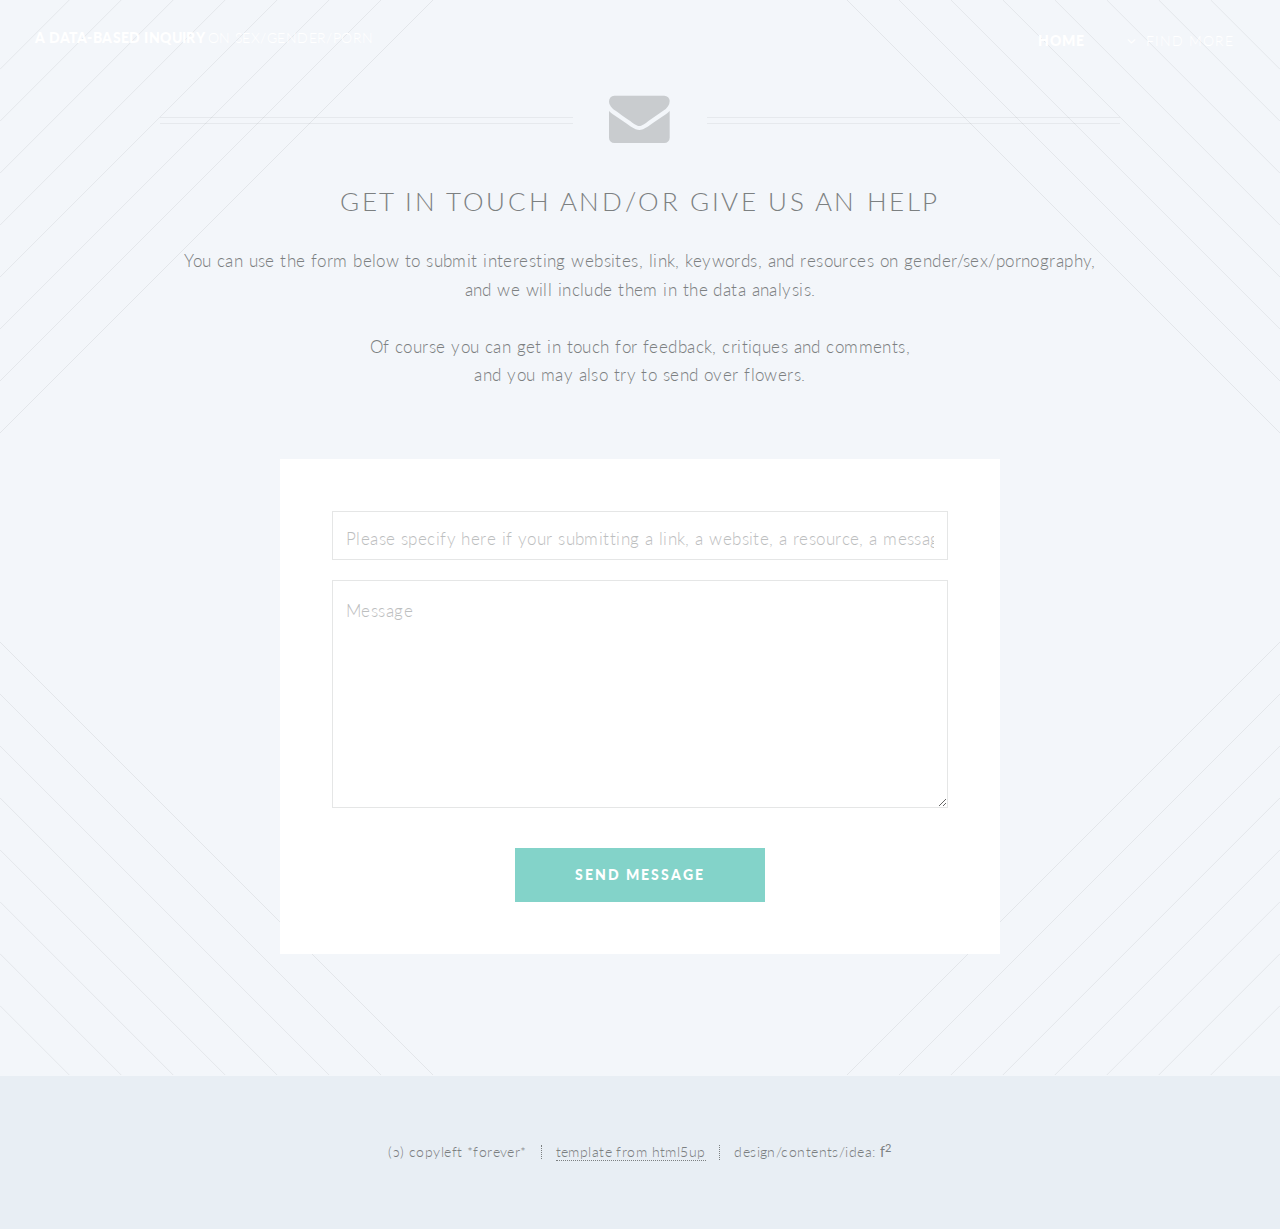
<file: submit.html>
<!DOCTYPE HTML>
<!--
	Twenty by HTML5 UP
	html5up.net | @n33co
	Free for personal and commercial use under the CCA 3.0 license (html5up.net/license)
-->
<html>
	<head>
		<title>Contact - pr0ner.xyz</title>

		<meta charset="utf-8" />
		<meta name="viewport" content="width=device-width, initial-scale=1" />
		<!--[if lte IE 8]><script src="assets/js/ie/html5shiv.js"></script><![endif]-->
		<link rel="stylesheet" href="assets/css/main.css" />
		<!--[if lte IE 8]><link rel="stylesheet" href="assets/css/ie8.css" /><![endif]-->
		<!--[if lte IE 9]><link rel="stylesheet" href="assets/css/ie9.css" /><![endif]-->
	</head>
	<body class="index">
		<div id="page-wrapper">

			<!-- Header -->
				<header id="header" class="alt">
					<h1 id="logo"><a href="index.html">a data-based inquiry  <span>on sex/gender/porn</span></a></h1>
					<nav id="nav">
						<ul>
							<li class="current"><a href="index.html">Home</a></li>
							<li class="submenu">
								<a href="#">Find More</a>
								<ul>
									<!--<li><a href="left-sidebar.html">Left Sidebar</a></li>
									<li><a href="right-sidebar.html">Right Sidebar</a></li>-->
										<li><a href="ladyfest_programme.html">pr0ner @ ladyfest</a></li>
									<li><a href="proner-privacy.html">privacy</a></li>
									<li><a href="contact.html">Submit</a></li>
									<!--<li class="submenu">
										<a href="#">Submenu</a>
										<ul>
											<li><a href="#">Dolore Sed</a></li>
											<li><a href="#">Consequat</a></li>
											<li><a href="#">Lorem Magna</a></li>
											<li><a href="#">Sed Magna</a></li>
											<li><a href="#">Ipsum Nisl</a></li>
										</ul>
									</li>-->
								</ul>
							</li>
<!--							<li><a href="#" class="button special">Sign Up</a></li> -->
						</ul>
					</nav>
				</header>

			<!-- Main -->
				<article id="main">

					<header class="special container">
						<span class="icon fa-envelope"></span>
						<h2>Get In Touch and/or give us an help</h2>
						<p>You can use the form below to submit interesting websites, link, keywords, and resources on gender/sex/pornography, <br />and we will include them in the data analysis.<br /><br />
						Of course you can get in touch for feedback, critiques and comments, <br />and you may also try to send over flowers.</p>
					</header>

					<!-- One -->
						<section class="wrapper style4 special container 75%">

							<!-- Content -->
								<div class="content">
									<form>
										<!--<div class="row 50%">
											<div class="6u 12u(mobile)">
												<input type="text" name="name" placeholder="Name" />
											</div>
											<div class="6u 12u(mobile)">
												<input type="text" name="email" placeholder="Email" />
											</div>
										</div>-->
										<div class="row 50%">
											<div class="12u">
												<input type="text" name="subject" placeholder="Please specify here if your submitting a link, a website, a resource, a message" />
											</div>
										</div>
										<div class="row 50%">
											<div class="12u">
												<textarea name="message" placeholder="Message" rows="7"></textarea>
											</div>
										</div>
										<div class="row">
											<div class="12u">
												<ul class="buttons">
													<li><input type="submit" class="special" value="Send Message" /></li>
												</ul>
											</div>
										</div>
									</form>
								</div>

						</section>

				</article>

			<!-- Footer -->
				<footer id="footer">

					

					<ul class="copyright">
						<li><!--&copy;--> (ɔ) copyleft *forever*</li><li><a href="http://html5up.net">template from html5up</a> </li><li> design/contents/idea: <strong>f<sup>2</sup> </strong></li>
					</ul>

				</footer>

		</div>

		<!-- Scripts -->
			<script src="assets/js/jquery.min.js"></script>
			<script src="assets/js/jquery.dropotron.min.js"></script>
			<script src="assets/js/jquery.scrolly.min.js"></script>
			<script src="assets/js/jquery.scrollgress.min.js"></script>
			<script src="assets/js/skel.min.js"></script>
			<script src="assets/js/util.js"></script>
			<!--[if lte IE 8]><script src="assets/js/ie/respond.min.js"></script><![endif]-->
			<script src="assets/js/main.js"></script>

	</body>
</html>
</file>
<file: assets/css/ie8.css>
/*
	Twenty by HTML5 UP
	html5up.net | @n33co
	Free for personal and commercial use under the CCA 3.0 license (html5up.net/license)
*/

/* Section/Article */

	section > .last-child, section.last-child,
	article > .last-child,
	article.last-child {
		margin-bottom: 0;
	}

/* Banner */

	#banner {
		background-image: url("../../images/banner.jpg");
		background-repeat: no-repeat;
		background-size: cover;
		background-position: auto;
		-ms-behavior: url("assets/js/ie/backgroundsize.min.htc");
	}

		#banner .inner {
			background: #341b2b;
		}

/* CTA */

	#cta {
		background-image: url("../../images/banner.jpg");
		background-repeat: no-repeat;
		background-size: cover;
		background-position: auto;
		-ms-behavior: url("assets/js/ie/backgroundsize.min.htc");
	}
</file>
<file: assets/css/ie9.css>
/*
	Twenty by HTML5 UP
	html5up.net | @n33co
	Free for personal and commercial use under the CCA 3.0 license (html5up.net/license)
*/

/* Banner */

	#banner .inner {
		opacity: 1.0;
	}
</file>
<file: assets/css/main.css>
@import url("font-awesome.min.css");
@import url("http://fonts.googleapis.com/css?family=Lato:300,400,900");

/*
	Twenty by HTML5 UP
	html5up.net | @n33co
	Free for personal and commercial use under the CCA 3.0 license (html5up.net/license)
*/

/* Reset */

	html, body, div, span, applet, object, iframe, h1, h2, h3, h4, h5, h6, p, blockquote, pre, a, abbr, acronym, address, big, cite, code, del, dfn, em, img, ins, kbd, q, s, samp, small, strike, strong, sub, sup, tt, var, b, u, i, center, dl, dt, dd, ol, ul, li, fieldset, form, label, legend, table, caption, tbody, tfoot, thead, tr, th, td, article, aside, canvas, details, embed, figure, figcaption, footer, header, hgroup, menu, nav, output, ruby, section, summary, time, mark, audio, video {
		margin: 0;
		padding: 0;
		border: 0;
		font-size: 100%;
		font: inherit;
		vertical-align: baseline;
	}

	article, aside, details, figcaption, figure, footer, header, hgroup, menu, nav, section {
		display: block;
	}

	body {
		line-height: 1;
	}

	ol, ul {
		list-style: none;
	}

	blockquote, q {
		quotes: none;
	}

	blockquote:before, blockquote:after, q:before, q:after {
		content: '';
		content: none;
	}

	table {
		border-collapse: collapse;
		border-spacing: 0;
	}

	body {
		-webkit-text-size-adjust: none;
	}

/* Box Model */

	*, *:before, *:after {
		-moz-box-sizing: border-box;
		-webkit-box-sizing: border-box;
		box-sizing: border-box;
	}

/* Containers */

	.container {
		margin-left: auto;
		margin-right: auto;
	}

	.container.\31 25\25 {
		width: 100%;
		max-width: 1750px;
		min-width: 1400px;
	}

	.container.\37 5\25 {
		width: 1050px;
	}

	.container.\35 0\25 {
		width: 700px;
	}

	.container.\32 5\25 {
		width: 350px;
	}

	.container {
		width: 1400px;
	}

	@media screen and (max-width: 1680px) {

		.container.\31 25\25 {
			width: 100%;
			max-width: 1500px;
			min-width: 1200px;
		}

		.container.\37 5\25 {
			width: 900px;
		}

		.container.\35 0\25 {
			width: 600px;
		}

		.container.\32 5\25 {
			width: 300px;
		}

		.container {
			width: 1200px;
		}

	}

	@media screen and (max-width: 1280px) {

		.container.\31 25\25 {
			width: 100%;
			max-width: 1200px;
			min-width: 960px;
		}

		.container.\37 5\25 {
			width: 720px;
		}

		.container.\35 0\25 {
			width: 480px;
		}

		.container.\32 5\25 {
			width: 240px;
		}

		.container {
			width: 960px;
		}

	}

	@media screen and (max-width: 980px) {

		.container.\31 25\25 {
			width: 100%;
			max-width: 118.75%;
			min-width: 95%;
		}

		.container.\37 5\25 {
			width: 71.25%;
		}

		.container.\35 0\25 {
			width: 47.5%;
		}

		.container.\32 5\25 {
			width: 23.75%;
		}

		.container {
			width: 95%;
		}

	}

	@media screen and (max-width: 840px) {

		.container.\31 25\25 {
			width: 100%;
			max-width: 118.75%;
			min-width: 95%;
		}

		.container.\37 5\25 {
			width: 71.25%;
		}

		.container.\35 0\25 {
			width: 47.5%;
		}

		.container.\32 5\25 {
			width: 23.75%;
		}

		.container {
			width: 95% !important;
		}

	}

	@media screen and (max-width: 736px) {

		.container.\31 25\25 {
			width: 100%;
			max-width: 125%;
			min-width: 100%;
		}

		.container.\37 5\25 {
			width: 75%;
		}

		.container.\35 0\25 {
			width: 50%;
		}

		.container.\32 5\25 {
			width: 25%;
		}

		.container {
			width: 100% !important;
		}

	}

/* Grid */

	.row {
		border-bottom: solid 1px transparent;
		-moz-box-sizing: border-box;
		-webkit-box-sizing: border-box;
		box-sizing: border-box;
	}

	.row > * {
		float: left;
		-moz-box-sizing: border-box;
		-webkit-box-sizing: border-box;
		box-sizing: border-box;
	}

	.row:after, .row:before {
		content: '';
		display: block;
		clear: both;
		height: 0;
	}

	.row.uniform > * > :first-child {
		margin-top: 0;
	}

	.row.uniform > * > :last-child {
		margin-bottom: 0;
	}

	.row.\30 \25 > * {
		padding: 0px 0 0 0px;
	}

	.row.\30 \25 {
		margin: 0px 0 -1px 0px;
	}

	.row.uniform.\30 \25 > * {
		padding: 0px 0 0 0px;
	}

	.row.uniform.\30 \25 {
		margin: 0px 0 -1px 0px;
	}

	.row > * {
		padding: 50px 0 0 50px;
	}

	.row {
		margin: -50px 0 -1px -50px;
	}

	.row.uniform > * {
		padding: 50px 0 0 50px;
	}

	.row.uniform {
		margin: -50px 0 -1px -50px;
	}

	.row.\32 00\25 > * {
		padding: 100px 0 0 100px;
	}

	.row.\32 00\25 {
		margin: -100px 0 -1px -100px;
	}

	.row.uniform.\32 00\25 > * {
		padding: 100px 0 0 100px;
	}

	.row.uniform.\32 00\25 {
		margin: -100px 0 -1px -100px;
	}

	.row.\31 50\25 > * {
		padding: 75px 0 0 75px;
	}

	.row.\31 50\25 {
		margin: -75px 0 -1px -75px;
	}

	.row.uniform.\31 50\25 > * {
		padding: 75px 0 0 75px;
	}

	.row.uniform.\31 50\25 {
		margin: -75px 0 -1px -75px;
	}

	.row.\35 0\25 > * {
		padding: 25px 0 0 25px;
	}

	.row.\35 0\25 {
		margin: -25px 0 -1px -25px;
	}

	.row.uniform.\35 0\25 > * {
		padding: 25px 0 0 25px;
	}

	.row.uniform.\35 0\25 {
		margin: -25px 0 -1px -25px;
	}

	.row.\32 5\25 > * {
		padding: 12.5px 0 0 12.5px;
	}

	.row.\32 5\25 {
		margin: -12.5px 0 -1px -12.5px;
	}

	.row.uniform.\32 5\25 > * {
		padding: 12.5px 0 0 12.5px;
	}

	.row.uniform.\32 5\25 {
		margin: -12.5px 0 -1px -12.5px;
	}

	.\31 2u, .\31 2u\24 {
		width: 100%;
		clear: none;
		margin-left: 0;
	}

	.\31 1u, .\31 1u\24 {
		width: 91.6666666667%;
		clear: none;
		margin-left: 0;
	}

	.\31 0u, .\31 0u\24 {
		width: 83.3333333333%;
		clear: none;
		margin-left: 0;
	}

	.\39 u, .\39 u\24 {
		width: 75%;
		clear: none;
		margin-left: 0;
	}

	.\38 u, .\38 u\24 {
		width: 66.6666666667%;
		clear: none;
		margin-left: 0;
	}

	.\37 u, .\37 u\24 {
		width: 58.3333333333%;
		clear: none;
		margin-left: 0;
	}

	.\36 u, .\36 u\24 {
		width: 50%;
		clear: none;
		margin-left: 0;
	}

	.\35 u, .\35 u\24 {
		width: 41.6666666667%;
		clear: none;
		margin-left: 0;
	}

	.\34 u, .\34 u\24 {
		width: 33.3333333333%;
		clear: none;
		margin-left: 0;
	}

	.\33 u, .\33 u\24 {
		width: 25%;
		clear: none;
		margin-left: 0;
	}

	.\32 u, .\32 u\24 {
		width: 16.6666666667%;
		clear: none;
		margin-left: 0;
	}

	.\31 u, .\31 u\24 {
		width: 8.3333333333%;
		clear: none;
		margin-left: 0;
	}

	.\31 2u\24 + *,
	.\31 1u\24 + *,
	.\31 0u\24 + *,
	.\39 u\24 + *,
	.\38 u\24 + *,
	.\37 u\24 + *,
	.\36 u\24 + *,
	.\35 u\24 + *,
	.\34 u\24 + *,
	.\33 u\24 + *,
	.\32 u\24 + *,
	.\31 u\24 + * {
		clear: left;
	}

	.\-11u {
		margin-left: 91.66667%;
	}

	.\-10u {
		margin-left: 83.33333%;
	}

	.\-9u {
		margin-left: 75%;
	}

	.\-8u {
		margin-left: 66.66667%;
	}

	.\-7u {
		margin-left: 58.33333%;
	}

	.\-6u {
		margin-left: 50%;
	}

	.\-5u {
		margin-left: 41.66667%;
	}

	.\-4u {
		margin-left: 33.33333%;
	}

	.\-3u {
		margin-left: 25%;
	}

	.\-2u {
		margin-left: 16.66667%;
	}

	.\-1u {
		margin-left: 8.33333%;
	}

	@media screen and (max-width: 1680px) {

		.row > * {
			padding: 40px 0 0 40px;
		}

		.row {
			margin: -40px 0 -1px -40px;
		}

		.row.uniform > * {
			padding: 40px 0 0 40px;
		}

		.row.uniform {
			margin: -40px 0 -1px -40px;
		}

		.row.\32 00\25 > * {
			padding: 80px 0 0 80px;
		}

		.row.\32 00\25 {
			margin: -80px 0 -1px -80px;
		}

		.row.uniform.\32 00\25 > * {
			padding: 80px 0 0 80px;
		}

		.row.uniform.\32 00\25 {
			margin: -80px 0 -1px -80px;
		}

		.row.\31 50\25 > * {
			padding: 60px 0 0 60px;
		}

		.row.\31 50\25 {
			margin: -60px 0 -1px -60px;
		}

		.row.uniform.\31 50\25 > * {
			padding: 60px 0 0 60px;
		}

		.row.uniform.\31 50\25 {
			margin: -60px 0 -1px -60px;
		}

		.row.\35 0\25 > * {
			padding: 20px 0 0 20px;
		}

		.row.\35 0\25 {
			margin: -20px 0 -1px -20px;
		}

		.row.uniform.\35 0\25 > * {
			padding: 20px 0 0 20px;
		}

		.row.uniform.\35 0\25 {
			margin: -20px 0 -1px -20px;
		}

		.row.\32 5\25 > * {
			padding: 10px 0 0 10px;
		}

		.row.\32 5\25 {
			margin: -10px 0 -1px -10px;
		}

		.row.uniform.\32 5\25 > * {
			padding: 10px 0 0 10px;
		}

		.row.uniform.\32 5\25 {
			margin: -10px 0 -1px -10px;
		}

		.\31 2u\28wide\29, .\31 2u\24\28wide\29 {
			width: 100%;
			clear: none;
			margin-left: 0;
		}

		.\31 1u\28wide\29, .\31 1u\24\28wide\29 {
			width: 91.6666666667%;
			clear: none;
			margin-left: 0;
		}

		.\31 0u\28wide\29, .\31 0u\24\28wide\29 {
			width: 83.3333333333%;
			clear: none;
			margin-left: 0;
		}

		.\39 u\28wide\29, .\39 u\24\28wide\29 {
			width: 75%;
			clear: none;
			margin-left: 0;
		}

		.\38 u\28wide\29, .\38 u\24\28wide\29 {
			width: 66.6666666667%;
			clear: none;
			margin-left: 0;
		}

		.\37 u\28wide\29, .\37 u\24\28wide\29 {
			width: 58.3333333333%;
			clear: none;
			margin-left: 0;
		}

		.\36 u\28wide\29, .\36 u\24\28wide\29 {
			width: 50%;
			clear: none;
			margin-left: 0;
		}

		.\35 u\28wide\29, .\35 u\24\28wide\29 {
			width: 41.6666666667%;
			clear: none;
			margin-left: 0;
		}

		.\34 u\28wide\29, .\34 u\24\28wide\29 {
			width: 33.3333333333%;
			clear: none;
			margin-left: 0;
		}

		.\33 u\28wide\29, .\33 u\24\28wide\29 {
			width: 25%;
			clear: none;
			margin-left: 0;
		}

		.\32 u\28wide\29, .\32 u\24\28wide\29 {
			width: 16.6666666667%;
			clear: none;
			margin-left: 0;
		}

		.\31 u\28wide\29, .\31 u\24\28wide\29 {
			width: 8.3333333333%;
			clear: none;
			margin-left: 0;
		}

		.\31 2u\24\28wide\29 + *,
		.\31 1u\24\28wide\29 + *,
		.\31 0u\24\28wide\29 + *,
		.\39 u\24\28wide\29 + *,
		.\38 u\24\28wide\29 + *,
		.\37 u\24\28wide\29 + *,
		.\36 u\24\28wide\29 + *,
		.\35 u\24\28wide\29 + *,
		.\34 u\24\28wide\29 + *,
		.\33 u\24\28wide\29 + *,
		.\32 u\24\28wide\29 + *,
		.\31 u\24\28wide\29 + * {
			clear: left;
		}

		.\-11u\28wide\29 {
			margin-left: 91.66667%;
		}

		.\-10u\28wide\29 {
			margin-left: 83.33333%;
		}

		.\-9u\28wide\29 {
			margin-left: 75%;
		}

		.\-8u\28wide\29 {
			margin-left: 66.66667%;
		}

		.\-7u\28wide\29 {
			margin-left: 58.33333%;
		}

		.\-6u\28wide\29 {
			margin-left: 50%;
		}

		.\-5u\28wide\29 {
			margin-left: 41.66667%;
		}

		.\-4u\28wide\29 {
			margin-left: 33.33333%;
		}

		.\-3u\28wide\29 {
			margin-left: 25%;
		}

		.\-2u\28wide\29 {
			margin-left: 16.66667%;
		}

		.\-1u\28wide\29 {
			margin-left: 8.33333%;
		}

	}

	@media screen and (max-width: 1280px) {

		.row > * {
			padding: 40px 0 0 40px;
		}

		.row {
			margin: -40px 0 -1px -40px;
		}

		.row.uniform > * {
			padding: 40px 0 0 40px;
		}

		.row.uniform {
			margin: -40px 0 -1px -40px;
		}

		.row.\32 00\25 > * {
			padding: 80px 0 0 80px;
		}

		.row.\32 00\25 {
			margin: -80px 0 -1px -80px;
		}

		.row.uniform.\32 00\25 > * {
			padding: 80px 0 0 80px;
		}

		.row.uniform.\32 00\25 {
			margin: -80px 0 -1px -80px;
		}

		.row.\31 50\25 > * {
			padding: 60px 0 0 60px;
		}

		.row.\31 50\25 {
			margin: -60px 0 -1px -60px;
		}

		.row.uniform.\31 50\25 > * {
			padding: 60px 0 0 60px;
		}

		.row.uniform.\31 50\25 {
			margin: -60px 0 -1px -60px;
		}

		.row.\35 0\25 > * {
			padding: 20px 0 0 20px;
		}

		.row.\35 0\25 {
			margin: -20px 0 -1px -20px;
		}

		.row.uniform.\35 0\25 > * {
			padding: 20px 0 0 20px;
		}

		.row.uniform.\35 0\25 {
			margin: -20px 0 -1px -20px;
		}

		.row.\32 5\25 > * {
			padding: 10px 0 0 10px;
		}

		.row.\32 5\25 {
			margin: -10px 0 -1px -10px;
		}

		.row.uniform.\32 5\25 > * {
			padding: 10px 0 0 10px;
		}

		.row.uniform.\32 5\25 {
			margin: -10px 0 -1px -10px;
		}

		.\31 2u\28normal\29, .\31 2u\24\28normal\29 {
			width: 100%;
			clear: none;
			margin-left: 0;
		}

		.\31 1u\28normal\29, .\31 1u\24\28normal\29 {
			width: 91.6666666667%;
			clear: none;
			margin-left: 0;
		}

		.\31 0u\28normal\29, .\31 0u\24\28normal\29 {
			width: 83.3333333333%;
			clear: none;
			margin-left: 0;
		}

		.\39 u\28normal\29, .\39 u\24\28normal\29 {
			width: 75%;
			clear: none;
			margin-left: 0;
		}

		.\38 u\28normal\29, .\38 u\24\28normal\29 {
			width: 66.6666666667%;
			clear: none;
			margin-left: 0;
		}

		.\37 u\28normal\29, .\37 u\24\28normal\29 {
			width: 58.3333333333%;
			clear: none;
			margin-left: 0;
		}

		.\36 u\28normal\29, .\36 u\24\28normal\29 {
			width: 50%;
			clear: none;
			margin-left: 0;
		}

		.\35 u\28normal\29, .\35 u\24\28normal\29 {
			width: 41.6666666667%;
			clear: none;
			margin-left: 0;
		}

		.\34 u\28normal\29, .\34 u\24\28normal\29 {
			width: 33.3333333333%;
			clear: none;
			margin-left: 0;
		}

		.\33 u\28normal\29, .\33 u\24\28normal\29 {
			width: 25%;
			clear: none;
			margin-left: 0;
		}

		.\32 u\28normal\29, .\32 u\24\28normal\29 {
			width: 16.6666666667%;
			clear: none;
			margin-left: 0;
		}

		.\31 u\28normal\29, .\31 u\24\28normal\29 {
			width: 8.3333333333%;
			clear: none;
			margin-left: 0;
		}

		.\31 2u\24\28normal\29 + *,
		.\31 1u\24\28normal\29 + *,
		.\31 0u\24\28normal\29 + *,
		.\39 u\24\28normal\29 + *,
		.\38 u\24\28normal\29 + *,
		.\37 u\24\28normal\29 + *,
		.\36 u\24\28normal\29 + *,
		.\35 u\24\28normal\29 + *,
		.\34 u\24\28normal\29 + *,
		.\33 u\24\28normal\29 + *,
		.\32 u\24\28normal\29 + *,
		.\31 u\24\28normal\29 + * {
			clear: left;
		}

		.\-11u\28normal\29 {
			margin-left: 91.66667%;
		}

		.\-10u\28normal\29 {
			margin-left: 83.33333%;
		}

		.\-9u\28normal\29 {
			margin-left: 75%;
		}

		.\-8u\28normal\29 {
			margin-left: 66.66667%;
		}

		.\-7u\28normal\29 {
			margin-left: 58.33333%;
		}

		.\-6u\28normal\29 {
			margin-left: 50%;
		}

		.\-5u\28normal\29 {
			margin-left: 41.66667%;
		}

		.\-4u\28normal\29 {
			margin-left: 33.33333%;
		}

		.\-3u\28normal\29 {
			margin-left: 25%;
		}

		.\-2u\28normal\29 {
			margin-left: 16.66667%;
		}

		.\-1u\28normal\29 {
			margin-left: 8.33333%;
		}

	}

	@media screen and (max-width: 980px) {

		.row > * {
			padding: 30px 0 0 30px;
		}

		.row {
			margin: -30px 0 -1px -30px;
		}

		.row.uniform > * {
			padding: 30px 0 0 30px;
		}

		.row.uniform {
			margin: -30px 0 -1px -30px;
		}

		.row.\32 00\25 > * {
			padding: 60px 0 0 60px;
		}

		.row.\32 00\25 {
			margin: -60px 0 -1px -60px;
		}

		.row.uniform.\32 00\25 > * {
			padding: 60px 0 0 60px;
		}

		.row.uniform.\32 00\25 {
			margin: -60px 0 -1px -60px;
		}

		.row.\31 50\25 > * {
			padding: 45px 0 0 45px;
		}

		.row.\31 50\25 {
			margin: -45px 0 -1px -45px;
		}

		.row.uniform.\31 50\25 > * {
			padding: 45px 0 0 45px;
		}

		.row.uniform.\31 50\25 {
			margin: -45px 0 -1px -45px;
		}

		.row.\35 0\25 > * {
			padding: 15px 0 0 15px;
		}

		.row.\35 0\25 {
			margin: -15px 0 -1px -15px;
		}

		.row.uniform.\35 0\25 > * {
			padding: 15px 0 0 15px;
		}

		.row.uniform.\35 0\25 {
			margin: -15px 0 -1px -15px;
		}

		.row.\32 5\25 > * {
			padding: 7.5px 0 0 7.5px;
		}

		.row.\32 5\25 {
			margin: -7.5px 0 -1px -7.5px;
		}

		.row.uniform.\32 5\25 > * {
			padding: 7.5px 0 0 7.5px;
		}

		.row.uniform.\32 5\25 {
			margin: -7.5px 0 -1px -7.5px;
		}

		.\31 2u\28narrow\29, .\31 2u\24\28narrow\29 {
			width: 100%;
			clear: none;
			margin-left: 0;
		}

		.\31 1u\28narrow\29, .\31 1u\24\28narrow\29 {
			width: 91.6666666667%;
			clear: none;
			margin-left: 0;
		}

		.\31 0u\28narrow\29, .\31 0u\24\28narrow\29 {
			width: 83.3333333333%;
			clear: none;
			margin-left: 0;
		}

		.\39 u\28narrow\29, .\39 u\24\28narrow\29 {
			width: 75%;
			clear: none;
			margin-left: 0;
		}

		.\38 u\28narrow\29, .\38 u\24\28narrow\29 {
			width: 66.6666666667%;
			clear: none;
			margin-left: 0;
		}

		.\37 u\28narrow\29, .\37 u\24\28narrow\29 {
			width: 58.3333333333%;
			clear: none;
			margin-left: 0;
		}

		.\36 u\28narrow\29, .\36 u\24\28narrow\29 {
			width: 50%;
			clear: none;
			margin-left: 0;
		}

		.\35 u\28narrow\29, .\35 u\24\28narrow\29 {
			width: 41.6666666667%;
			clear: none;
			margin-left: 0;
		}

		.\34 u\28narrow\29, .\34 u\24\28narrow\29 {
			width: 33.3333333333%;
			clear: none;
			margin-left: 0;
		}

		.\33 u\28narrow\29, .\33 u\24\28narrow\29 {
			width: 25%;
			clear: none;
			margin-left: 0;
		}

		.\32 u\28narrow\29, .\32 u\24\28narrow\29 {
			width: 16.6666666667%;
			clear: none;
			margin-left: 0;
		}

		.\31 u\28narrow\29, .\31 u\24\28narrow\29 {
			width: 8.3333333333%;
			clear: none;
			margin-left: 0;
		}

		.\31 2u\24\28narrow\29 + *,
		.\31 1u\24\28narrow\29 + *,
		.\31 0u\24\28narrow\29 + *,
		.\39 u\24\28narrow\29 + *,
		.\38 u\24\28narrow\29 + *,
		.\37 u\24\28narrow\29 + *,
		.\36 u\24\28narrow\29 + *,
		.\35 u\24\28narrow\29 + *,
		.\34 u\24\28narrow\29 + *,
		.\33 u\24\28narrow\29 + *,
		.\32 u\24\28narrow\29 + *,
		.\31 u\24\28narrow\29 + * {
			clear: left;
		}

		.\-11u\28narrow\29 {
			margin-left: 91.66667%;
		}

		.\-10u\28narrow\29 {
			margin-left: 83.33333%;
		}

		.\-9u\28narrow\29 {
			margin-left: 75%;
		}

		.\-8u\28narrow\29 {
			margin-left: 66.66667%;
		}

		.\-7u\28narrow\29 {
			margin-left: 58.33333%;
		}

		.\-6u\28narrow\29 {
			margin-left: 50%;
		}

		.\-5u\28narrow\29 {
			margin-left: 41.66667%;
		}

		.\-4u\28narrow\29 {
			margin-left: 33.33333%;
		}

		.\-3u\28narrow\29 {
			margin-left: 25%;
		}

		.\-2u\28narrow\29 {
			margin-left: 16.66667%;
		}

		.\-1u\28narrow\29 {
			margin-left: 8.33333%;
		}

	}

	@media screen and (max-width: 840px) {

		.row > * {
			padding: 30px 0 0 30px;
		}

		.row {
			margin: -30px 0 -1px -30px;
		}

		.row.uniform > * {
			padding: 30px 0 0 30px;
		}

		.row.uniform {
			margin: -30px 0 -1px -30px;
		}

		.row.\32 00\25 > * {
			padding: 60px 0 0 60px;
		}

		.row.\32 00\25 {
			margin: -60px 0 -1px -60px;
		}

		.row.uniform.\32 00\25 > * {
			padding: 60px 0 0 60px;
		}

		.row.uniform.\32 00\25 {
			margin: -60px 0 -1px -60px;
		}

		.row.\31 50\25 > * {
			padding: 45px 0 0 45px;
		}

		.row.\31 50\25 {
			margin: -45px 0 -1px -45px;
		}

		.row.uniform.\31 50\25 > * {
			padding: 45px 0 0 45px;
		}

		.row.uniform.\31 50\25 {
			margin: -45px 0 -1px -45px;
		}

		.row.\35 0\25 > * {
			padding: 15px 0 0 15px;
		}

		.row.\35 0\25 {
			margin: -15px 0 -1px -15px;
		}

		.row.uniform.\35 0\25 > * {
			padding: 15px 0 0 15px;
		}

		.row.uniform.\35 0\25 {
			margin: -15px 0 -1px -15px;
		}

		.row.\32 5\25 > * {
			padding: 7.5px 0 0 7.5px;
		}

		.row.\32 5\25 {
			margin: -7.5px 0 -1px -7.5px;
		}

		.row.uniform.\32 5\25 > * {
			padding: 7.5px 0 0 7.5px;
		}

		.row.uniform.\32 5\25 {
			margin: -7.5px 0 -1px -7.5px;
		}

		.\31 2u\28narrower\29, .\31 2u\24\28narrower\29 {
			width: 100%;
			clear: none;
			margin-left: 0;
		}

		.\31 1u\28narrower\29, .\31 1u\24\28narrower\29 {
			width: 91.6666666667%;
			clear: none;
			margin-left: 0;
		}

		.\31 0u\28narrower\29, .\31 0u\24\28narrower\29 {
			width: 83.3333333333%;
			clear: none;
			margin-left: 0;
		}

		.\39 u\28narrower\29, .\39 u\24\28narrower\29 {
			width: 75%;
			clear: none;
			margin-left: 0;
		}

		.\38 u\28narrower\29, .\38 u\24\28narrower\29 {
			width: 66.6666666667%;
			clear: none;
			margin-left: 0;
		}

		.\37 u\28narrower\29, .\37 u\24\28narrower\29 {
			width: 58.3333333333%;
			clear: none;
			margin-left: 0;
		}

		.\36 u\28narrower\29, .\36 u\24\28narrower\29 {
			width: 50%;
			clear: none;
			margin-left: 0;
		}

		.\35 u\28narrower\29, .\35 u\24\28narrower\29 {
			width: 41.6666666667%;
			clear: none;
			margin-left: 0;
		}

		.\34 u\28narrower\29, .\34 u\24\28narrower\29 {
			width: 33.3333333333%;
			clear: none;
			margin-left: 0;
		}

		.\33 u\28narrower\29, .\33 u\24\28narrower\29 {
			width: 25%;
			clear: none;
			margin-left: 0;
		}

		.\32 u\28narrower\29, .\32 u\24\28narrower\29 {
			width: 16.6666666667%;
			clear: none;
			margin-left: 0;
		}

		.\31 u\28narrower\29, .\31 u\24\28narrower\29 {
			width: 8.3333333333%;
			clear: none;
			margin-left: 0;
		}

		.\31 2u\24\28narrower\29 + *,
		.\31 1u\24\28narrower\29 + *,
		.\31 0u\24\28narrower\29 + *,
		.\39 u\24\28narrower\29 + *,
		.\38 u\24\28narrower\29 + *,
		.\37 u\24\28narrower\29 + *,
		.\36 u\24\28narrower\29 + *,
		.\35 u\24\28narrower\29 + *,
		.\34 u\24\28narrower\29 + *,
		.\33 u\24\28narrower\29 + *,
		.\32 u\24\28narrower\29 + *,
		.\31 u\24\28narrower\29 + * {
			clear: left;
		}

		.\-11u\28narrower\29 {
			margin-left: 91.66667%;
		}

		.\-10u\28narrower\29 {
			margin-left: 83.33333%;
		}

		.\-9u\28narrower\29 {
			margin-left: 75%;
		}

		.\-8u\28narrower\29 {
			margin-left: 66.66667%;
		}

		.\-7u\28narrower\29 {
			margin-left: 58.33333%;
		}

		.\-6u\28narrower\29 {
			margin-left: 50%;
		}

		.\-5u\28narrower\29 {
			margin-left: 41.66667%;
		}

		.\-4u\28narrower\29 {
			margin-left: 33.33333%;
		}

		.\-3u\28narrower\29 {
			margin-left: 25%;
		}

		.\-2u\28narrower\29 {
			margin-left: 16.66667%;
		}

		.\-1u\28narrower\29 {
			margin-left: 8.33333%;
		}

	}

	@media screen and (max-width: 736px) {

		.row > * {
			padding: 30px 0 0 30px;
		}

		.row {
			margin: -30px 0 -1px -30px;
		}

		.row.uniform > * {
			padding: 30px 0 0 30px;
		}

		.row.uniform {
			margin: -30px 0 -1px -30px;
		}

		.row.\32 00\25 > * {
			padding: 60px 0 0 60px;
		}

		.row.\32 00\25 {
			margin: -60px 0 -1px -60px;
		}

		.row.uniform.\32 00\25 > * {
			padding: 60px 0 0 60px;
		}

		.row.uniform.\32 00\25 {
			margin: -60px 0 -1px -60px;
		}

		.row.\31 50\25 > * {
			padding: 45px 0 0 45px;
		}

		.row.\31 50\25 {
			margin: -45px 0 -1px -45px;
		}

		.row.uniform.\31 50\25 > * {
			padding: 45px 0 0 45px;
		}

		.row.uniform.\31 50\25 {
			margin: -45px 0 -1px -45px;
		}

		.row.\35 0\25 > * {
			padding: 15px 0 0 15px;
		}

		.row.\35 0\25 {
			margin: -15px 0 -1px -15px;
		}

		.row.uniform.\35 0\25 > * {
			padding: 15px 0 0 15px;
		}

		.row.uniform.\35 0\25 {
			margin: -15px 0 -1px -15px;
		}

		.row.\32 5\25 > * {
			padding: 7.5px 0 0 7.5px;
		}

		.row.\32 5\25 {
			margin: -7.5px 0 -1px -7.5px;
		}

		.row.uniform.\32 5\25 > * {
			padding: 7.5px 0 0 7.5px;
		}

		.row.uniform.\32 5\25 {
			margin: -7.5px 0 -1px -7.5px;
		}

		.\31 2u\28mobile\29, .\31 2u\24\28mobile\29 {
			width: 100%;
			clear: none;
			margin-left: 0;
		}

		.\31 1u\28mobile\29, .\31 1u\24\28mobile\29 {
			width: 91.6666666667%;
			clear: none;
			margin-left: 0;
		}

		.\31 0u\28mobile\29, .\31 0u\24\28mobile\29 {
			width: 83.3333333333%;
			clear: none;
			margin-left: 0;
		}

		.\39 u\28mobile\29, .\39 u\24\28mobile\29 {
			width: 75%;
			clear: none;
			margin-left: 0;
		}

		.\38 u\28mobile\29, .\38 u\24\28mobile\29 {
			width: 66.6666666667%;
			clear: none;
			margin-left: 0;
		}

		.\37 u\28mobile\29, .\37 u\24\28mobile\29 {
			width: 58.3333333333%;
			clear: none;
			margin-left: 0;
		}

		.\36 u\28mobile\29, .\36 u\24\28mobile\29 {
			width: 50%;
			clear: none;
			margin-left: 0;
		}

		.\35 u\28mobile\29, .\35 u\24\28mobile\29 {
			width: 41.6666666667%;
			clear: none;
			margin-left: 0;
		}

		.\34 u\28mobile\29, .\34 u\24\28mobile\29 {
			width: 33.3333333333%;
			clear: none;
			margin-left: 0;
		}

		.\33 u\28mobile\29, .\33 u\24\28mobile\29 {
			width: 25%;
			clear: none;
			margin-left: 0;
		}

		.\32 u\28mobile\29, .\32 u\24\28mobile\29 {
			width: 16.6666666667%;
			clear: none;
			margin-left: 0;
		}

		.\31 u\28mobile\29, .\31 u\24\28mobile\29 {
			width: 8.3333333333%;
			clear: none;
			margin-left: 0;
		}

		.\31 2u\24\28mobile\29 + *,
		.\31 1u\24\28mobile\29 + *,
		.\31 0u\24\28mobile\29 + *,
		.\39 u\24\28mobile\29 + *,
		.\38 u\24\28mobile\29 + *,
		.\37 u\24\28mobile\29 + *,
		.\36 u\24\28mobile\29 + *,
		.\35 u\24\28mobile\29 + *,
		.\34 u\24\28mobile\29 + *,
		.\33 u\24\28mobile\29 + *,
		.\32 u\24\28mobile\29 + *,
		.\31 u\24\28mobile\29 + * {
			clear: left;
		}

		.\-11u\28mobile\29 {
			margin-left: 91.66667%;
		}

		.\-10u\28mobile\29 {
			margin-left: 83.33333%;
		}

		.\-9u\28mobile\29 {
			margin-left: 75%;
		}

		.\-8u\28mobile\29 {
			margin-left: 66.66667%;
		}

		.\-7u\28mobile\29 {
			margin-left: 58.33333%;
		}

		.\-6u\28mobile\29 {
			margin-left: 50%;
		}

		.\-5u\28mobile\29 {
			margin-left: 41.66667%;
		}

		.\-4u\28mobile\29 {
			margin-left: 33.33333%;
		}

		.\-3u\28mobile\29 {
			margin-left: 25%;
		}

		.\-2u\28mobile\29 {
			margin-left: 16.66667%;
		}

		.\-1u\28mobile\29 {
			margin-left: 8.33333%;
		}

	}

/* Basic */

	body {
		background: #f3f6fa;
	}

		body.is-loading *, body.is-loading *:before, body.is-loading *:after {
			-moz-animation: none !important;
			-webkit-animation: none !important;
			-ms-animation: none !important;
			animation: none !important;
			-moz-transition: none !important;
			-webkit-transition: none !important;
			-ms-transition: none !important;
			transition: none !important;
		}

	body, input, select, textarea {
		color: #7c8081;
		font-family: 'Lato', sans-serif;
		font-size: 15pt;
		font-weight: 300;
		letter-spacing: 0.025em;
		line-height: 1.75em;
	}

	a {
		-moz-transition: color 0.2s ease-in-out, border-color 0.2s ease-in-out, background-color 0.2s ease-in-out;
		-webkit-transition: color 0.2s ease-in-out, border-color 0.2s ease-in-out, background-color 0.2s ease-in-out;
		-ms-transition: color 0.2s ease-in-out, border-color 0.2s ease-in-out, background-color 0.2s ease-in-out;
		transition: color 0.2s ease-in-out, border-color 0.2s ease-in-out, background-color 0.2s ease-in-out;
		color: #3fb1a3;
		text-decoration: none;
		border-bottom: dotted 1px;
	}

		a:hover {
			border-bottom-color: transparent;
		}

	strong, b {
		font-weight: 400;
	}

	p, ul, ol, dl, table, blockquote {
		margin: 0 0 2em 0;
	}

	h1, h2, h3, h4, h5, h6 {
		color: inherit;
		font-weight: 300;
		line-height: 1.75em;
		margin-bottom: 1em;
		text-transform: uppercase;
	}

		h1 a, h2 a, h3 a, h4 a, h5 a, h6 a {
			color: inherit;
			text-decoration: none;
			border: 0;
		}

	h2 {
		font-size: 1.5em;
		letter-spacing: 0.1em;
	}

	h3 {
		font-size: 1.15em;
		letter-spacing: 0.025em;
	}

	sub {
		font-size: 0.8em;
		position: relative;
		top: 0.5em;
	}

	sup {
		font-size: 0.8em;
		position: relative;
		top: -0.5em;
	}

	hr {
		border-top: solid 1px rgba(124, 128, 129, 0.2);
		border: 0;
		margin-bottom: 1.5em;
	}

	blockquote {
		border-left: solid 0.5em rgba(124, 128, 129, 0.2);
		font-style: italic;
		padding: 1em 0 1em 2em;
	}

/* Section/Article */

	section.special, article.special {
		text-align: center;
	}

	header.major {
		padding-bottom: 2em;
	}

	header.special {
		margin-bottom: 5em;
		padding-top: 7em;
		position: relative;
		text-align: center;
	}

		header.special:before, header.special:after {
			border-bottom: solid 1.5px;
			border-top: solid 1.5px;
			content: '';
			height: 7px;
			opacity: 0.1;
			position: absolute;
			top: 1.75em;
			width: 43%;
		}

		header.special:before {
			left: 0;
		}

		header.special:after {
			right: 0;
		}

		header.special h2 {
			margin-bottom: 0;
		}

		header.special h2 + p {
			margin-bottom: 0;
			padding-top: 1.5em;
		}

		header.special .icon {
			cursor: default;
			height: 7em;
			left: 0;
			position: absolute;
			text-align: center;
			top: 1em;
			width: 100%;
		}

			header.special .icon:before {
				font-size: 3.5em;
				opacity: 0.35;
			}

	footer > :last-child {
		margin-bottom: 0;
	}

	footer.major {
		padding-top: 3em;
	}

/* Form */

	input[type="text"],
	input[type="password"],
	input[type="email"],
	textarea {
		-moz-transition: background-color 0.2s ease-in-out, border-color 0.2s ease-in-out;
		-webkit-transition: background-color 0.2s ease-in-out, border-color 0.2s ease-in-out;
		-ms-transition: background-color 0.2s ease-in-out, border-color 0.2s ease-in-out;
		transition: background-color 0.2s ease-in-out, border-color 0.2s ease-in-out;
		-moz-appearance: none;
		-webkit-appearance: none;
		-ms-appearance: none;
		appearance: none;
		background: none;
		border: solid 1px rgba(124, 128, 129, 0.2);
		color: inherit;
		display: block;
		padding: 0.75em;
		text-decoration: none;
		width: 100%;
		outline: 0;
	}

		input[type="text"]:focus,
		input[type="password"]:focus,
		input[type="email"]:focus,
		textarea:focus {
			border-color: #83d3c9;
		}

	input[type="text"],
	input[type="password"],
	input[type="email"] {
		line-height: 1em;
	}

	::-webkit-input-placeholder {
		color: inherit;
		opacity: 0.5;
		position: relative;
		top: 3px;
	}

	:-moz-placeholder {
		color: inherit;
		opacity: 0.5;
	}

	::-moz-placeholder {
		color: inherit;
		opacity: 0.5;
	}

	:-ms-input-placeholder {
		color: inherit;
		opacity: 0.5;
	}

	.formerize-placeholder {
		color: rgba(124, 128, 129, 0.5) !important;
	}

/* Image */

	.image {
		border: 0;
		position: relative;
	}

		.image:before {
			background: url("images/overlay.png");
			content: '';
			height: 100%;
			left: 0;
			position: absolute;
			top: 0;
			width: 100%;
		}

		.image.fit {
			display: block;
		}

			.image.fit img {
				display: block;
				width: 100%;
			}

		.image.featured {
			display: block;
			margin: 0 0 2em 0;
		}

			.image.featured img {
				display: block;
				width: 100%;
			}

/* Icon */

	.icon {
		text-decoration: none;
		position: relative;
	}

		.icon:before {
			-moz-osx-font-smoothing: grayscale;
			-webkit-font-smoothing: antialiased;
			font-family: FontAwesome;
			font-style: normal;
			font-weight: normal;
			text-transform: none !important;
		}

		.icon.circle {
			-moz-transition: all 0.2s ease-in-out;
			-webkit-transition: all 0.2s ease-in-out;
			-ms-transition: all 0.2s ease-in-out;
			transition: all 0.2s ease-in-out;
			border: 0;
			border-radius: 100%;
			display: inline-block;
			font-size: 1.25em;
			height: 2.25em;
			left: 0;
			line-height: 2.25em;
			text-align: center;
			text-decoration: none;
			top: 0;
			width: 2.25em;
		}

			.icon.circle:hover {
				top: -0.2em;
			}

			.icon.circle.fa-twitter {
				background: #70aecd;
				color: #fff;
			}

				.icon.circle.fa-twitter:hover {
					background: #7fb7d2;
				}

			.icon.circle.fa-facebook {
				background: #7490c3;
				color: #fff;
			}

				.icon.circle.fa-facebook:hover {
					background: #829bc9;
				}

			.icon.circle.fa-google-plus {
				background: #db6b67;
				color: #fff;
			}

				.icon.circle.fa-google-plus:hover {
					background: #df7b77;
				}

			.icon.circle.fa-github {
				background: #dcad8b;
				color: #fff;
			}

				.icon.circle.fa-github:hover {
					background: #e1b89b;
				}

			.icon.circle.fa-dribbble {
				background: #da83ae;
				color: #fff;
			}

				.icon.circle.fa-dribbble:hover {
					background: #df93b8;
				}

		.icon.featured {
			cursor: default;
			display: block;
			margin: 0 0 1.5em 0;
			opacity: 0.35;
			text-align: center;
		}

			.icon.featured:before {
				font-size: 5em;
				line-height: 1em;
			}

		.icon > .label {
			display: none;
		}

/* List */

	ol.default {
		list-style: decimal;
		padding-left: 1.25em;
	}

		ol.default li {
			padding-left: 0.25em;
		}

	ul.default {
		list-style: disc;
		padding-left: 1em;
	}

		ul.default li {
			padding-left: 0.5em;
		}

	ul.icons {
		cursor: default;
	}

		ul.icons li {
			display: inline-block;
			line-height: 1em;
			padding-left: 0.5em;
		}

			ul.icons li:first-child {
				padding-left: 0;
			}

	ul.featured-icons {
		cursor: default;
		margin: -0.75em 0 0 0;
		opacity: 0.35;
		overflow: hidden;
		position: relative;
	}

		ul.featured-icons li {
			display: block;
			float: left;
			text-align: center;
			width: 50%;
		}

			ul.featured-icons li .icon {
				display: inline-block;
				font-size: 6.25em;
				height: 1.25em;
				line-height: 1.25em;
				width: 1em;
			}

	ul.buttons {
		cursor: default;
	}

		ul.buttons:last-child {
			margin-bottom: 0;
		}

		ul.buttons li {
			display: inline-block;
			padding: 0 0 0 1.5em;
		}

			ul.buttons li:first-child {
				padding: 0;
			}

		ul.buttons.vertical li {
			display: block;
			padding: 1.5em 0 0 0;
		}

			ul.buttons.vertical li:first-child {
				padding: 0;
			}

/* Table */

	table {
		width: 100%;
	}

		table.default {
			width: 100%;
		}

			table.default tbody tr {
				border-bottom: solid 1px rgba(124, 128, 129, 0.2);
			}

			table.default td {
				padding: 0.5em 1em 0.5em 1em;
			}

			table.default th {
				font-weight: 400;
				padding: 0.5em 1em 0.5em 1em;
				text-align: left;
			}

			table.default thead {
				background: #7c8081;
				color: #fff;
			}

/* Button */

	input[type="button"],
	input[type="submit"],
	input[type="reset"],
	.button {
		-moz-appearance: none;
		-webkit-appearance: none;
		-ms-appearance: none;
		appearance: none;
		-moz-transition: color 0.2s ease-in-out, border-color 0.2s ease-in-out, background-color 0.2s ease-in-out;
		-webkit-transition: color 0.2s ease-in-out, border-color 0.2s ease-in-out, background-color 0.2s ease-in-out;
		-ms-transition: color 0.2s ease-in-out, border-color 0.2s ease-in-out, background-color 0.2s ease-in-out;
		transition: color 0.2s ease-in-out, border-color 0.2s ease-in-out, background-color 0.2s ease-in-out;
		background: none;
		border: solid 1px;
		color: inherit;
		cursor: pointer;
		display: inline-block;
		font-size: 0.8em;
		font-weight: 900;
		letter-spacing: 2px;
		min-width: 18em;
		padding: 0 0.75em;
		line-height: 3.75em;
		text-align: center;
		text-decoration: none;
		text-transform: uppercase;
	}

		input[type="button"]:hover,
		input[type="submit"]:hover,
		input[type="reset"]:hover,
		.button:hover {
			background: rgba(188, 202, 206, 0.15);
			border-color: inherit;
		}

		input[type="button"].special,
		input[type="submit"].special,
		input[type="reset"].special,
		.button.special {
			background: #83d3c9;
			border-color: #83d3c9;
			color: #fff !important;
		}

			input[type="button"].special:hover,
			input[type="submit"].special:hover,
			input[type="reset"].special:hover,
			.button.special:hover {
				background: #96dad1 !important;
				border-color: #96dad1 !important;
			}

		input[type="button"].fit,
		input[type="submit"].fit,
		input[type="reset"].fit,
		.button.fit {
			width: 100%;
		}

		input[type="button"].small,
		input[type="submit"].small,
		input[type="reset"].small,
		.button.small {
			font-size: 0.7em;
			min-width: 14em;
			padding: 0.5em 0;
		}

/* Wrapper */

	.wrapper {
		margin-bottom: 5em;
		padding: 5em;
	}

		.wrapper.style1 {
			padding: 0;
		}

		.wrapper.style2 {
			background-color: #83d3c9;
			background-image: url("images/light-bl.svg"), url("images/light-br.svg");
			background-position: bottom left, bottom right;
			background-repeat: no-repeat, no-repeat;
			background-size: 25em, 25em;
			color: #fff;
		}

			.wrapper.style2 .button:hover {
				background: rgba(255, 255, 255, 0.15) !important;
			}

			.wrapper.style2 .button.special {
				background: #fff;
				border-color: #fff;
				color: #83d3c9 !important;
			}

				.wrapper.style2 .button.special:hover {
					border-color: inherit !important;
					color: #fff !important;
				}

		.wrapper.style3 {
			background: #fff;
			color: inherit;
		}

		.wrapper.style4 {
			background: #fff;
			color: inherit;
			padding: 4em;
		}

/* Header */

	@-moz-keyframes reveal-header {
		0% {
			top: -5em;
		}

		100% {
			top: 0;
		}
	}

	@-webkit-keyframes reveal-header {
		0% {
			top: -5em;
		}

		100% {
			top: 0;
		}
	}

	@-ms-keyframes reveal-header {
		0% {
			top: -5em;
		}

		100% {
			top: 0;
		}
	}

	@keyframes reveal-header {
		0% {
			top: -5em;
		}

		100% {
			top: 0;
		}
	}

	#header {
		background: #fff;
		box-shadow: 0 1px 2px 0 rgba(0, 0, 0, 0.075);
		color: inherit;
		cursor: default;
		font-size: 0.8em;
		left: 0;
		padding: 1em 1.5em;
		position: fixed;
		top: 0;
		width: 100%;
		z-index: 10000;
	}

		#header h1 {
			font-weight: 900;
			margin: 0;
		}

			#header h1 span {
				font-weight: 300;
			}

		#header nav {
			letter-spacing: 0.075em;
			position: absolute;
			right: 1.5em;
			text-transform: uppercase;
			top: 0.75em;
		}

			#header nav ul li {
				display: inline-block;
				margin-left: 1.5em;
			}

				#header nav ul li > ul {
					display: none;
				}

				#header nav ul li a {
					border: solid 1px transparent;
					color: inherit;
					display: inline-block;
					line-height: 1em;
					padding: 0.6em 0.75em;
					text-decoration: none;
				}

				#header nav ul li input[type="button"],
				#header nav ul li input[type="submit"],
				#header nav ul li input[type="reset"],
				#header nav ul li .button {
					font-size: 1em;
					min-width: 0;
					width: auto;
				}

				#header nav ul li.submenu > a {
					text-decoration: none;
				}

					#header nav ul li.submenu > a:before {
						-moz-osx-font-smoothing: grayscale;
						-webkit-font-smoothing: antialiased;
						font-family: FontAwesome;
						font-style: normal;
						font-weight: normal;
						text-transform: none !important;
					}

					#header nav ul li.submenu > a:before {
						content: '\f107';
						margin-right: 0.65em;
					}

				#header nav ul li.active > a, #header nav ul li:hover > a {
					-moz-transition: all 0.2s ease-in-out;
					-webkit-transition: all 0.2s ease-in-out;
					-ms-transition: all 0.2s ease-in-out;
					transition: all 0.2s ease-in-out;
					background: rgba(188, 202, 206, 0.15);
				}

				#header nav ul li.current > a {
					font-weight: 900;
				}

		#header.reveal {
			-moz-animation: reveal-header 0.5s;
			-webkit-animation: reveal-header 0.5s;
			-ms-animation: reveal-header 0.5s;
			animation: reveal-header 0.5s;
		}

		#header.alt {
			-moz-animation: none;
			-webkit-animation: none;
			-ms-animation: none;
			animation: none;
			background: transparent;
			box-shadow: none;
			color: #fff;
			padding: 2em 2.5em;
			position: absolute;
		}

			#header.alt nav {
				right: 2.5em;
				top: 1.75em;
			}

				#header.alt nav ul li.active > a, #header.alt nav ul li:hover > a {
					border: solid 1px;
				}

/* Dropotron */

	.dropotron {
		background: #fff;
		box-shadow: 0 1px 2px 0 rgba(0, 0, 0, 0.075);
		line-height: 2.25em;
		min-width: 13em;
		padding: 1em 0;
		text-transform: uppercase;
		margin-top: calc(-1em + 1px);
	}

		.dropotron.level-0 {
			font-size: 0.7em;
			font-weight: 400;
			margin-top: 1.5em;
		}

			.dropotron.level-0:before {
				border-bottom: solid 0.5em #fff;
				border-left: solid 0.5em transparent;
				border-right: solid 0.5em transparent;
				content: '';
				left: 0.75em;
				position: absolute;
				top: -0.45em;
			}

		.dropotron > li {
			border-top: solid 1px rgba(124, 128, 129, 0.2);
		}

			.dropotron > li > a {
				-moz-transition: none;
				-webkit-transition: none;
				-ms-transition: none;
				transition: none;
				color: inherit;
				text-decoration: none;
				padding: 0 1em;
				border: 0;
			}

			.dropotron > li:hover > a {
				background: #83d3c9;
				color: #fff;
			}

			.dropotron > li:first-child {
				border-top: 0;
			}

/* Banner */

	@-moz-keyframes reveal-banner {
		0% {
			opacity: 0;
		}

		100% {
			opacity: 1;
		}
	}

	@-webkit-keyframes reveal-banner {
		0% {
			opacity: 0;
		}

		100% {
			opacity: 1;
		}
	}

	@-ms-keyframes reveal-banner {
		0% {
			opacity: 0;
		}

		100% {
			opacity: 1;
		}
	}

	@keyframes reveal-banner {
		0% {
			opacity: 0;
		}

		100% {
			opacity: 1;
		}d
	}

	#banner {
		background-attachment: scroll, scroll, scroll, fixed;
		background-color: #645862;
	/* 	background-image: url("images/overlay.png"), url("../../images/graphe-gephi-clean.gif");
		*/
	background-image: url("images/light-bl.svg"), url("images/light-br.svg"), url("images/overlay.png"), url("../../images/graphe-gephi-clean.gif"); 
		background-position: bottom left, bottom right, top left, top center;
		background-repeat: no-repeat, no-repeat, repeat, no-repeat;
		background-size: 25em, 25em, auto, cover;
		color: #fff;
		cursor: default;
		padding: 6em 0;
		text-align: center;
	}

		#banner .inner {
			-moz-animation: reveal-banner 1s 0.25s ease-in-out;
			-webkit-animation: reveal-banner 1s 0.25s ease-in-out;
			-ms-animation: reveal-banner 1s 0.25s ease-in-out;
			animation: reveal-banner 1s 0.25s ease-in-out;
			-moz-animation-fill-mode: forwards;
			-webkit-animation-fill-mode: forwards;
			-ms-animation-fill-mode: forwards;
			animation-fill-mode: forwards;
			background: rgba(52, 27, 43, 0.5);
			color: #fff;
			display: inline-block;
			opacity: 0;
			padding: 3em;
			text-align: center;
		}

			#banner .inner header {
				display: inline-block;
				border-bottom: solid 2px;
				border-top: solid 2px;
				margin: 0 0 2em 0;
				padding: 3px 0 3px 0;
			}

				#banner .inner header h2 {
					border-bottom: solid 2px;
					border-top: solid 2px;
					font-size: 2.5em;
					font-weight: 900;
					letter-spacing: 0.2em;
					margin: 0;
					padding-left: 0.05em;
					position: relative;
					text-transform: uppercase;
				}

			#banner .inner p {
				letter-spacing: 0.1em;
				margin: 0;
				text-transform: uppercase;
			}

				#banner .inner p a {
					color: inherit;
					font-weight: 400;
					text-decoration: none;
				}

			#banner .inner footer {
				margin: 2em 0 0 0;
			}

/* Main */

	#main {
		background-image: url("images/dark-tl.svg"), url("images/dark-tr.svg"), url("images/dark-bl.svg"), url("images/dark-br.svg");
		background-position: top left, top right, bottom left, bottom right;
		background-repeat: no-repeat;
		background-size: 25em;
		padding: 7em 0;
	}

		#main > :last-child {
			margin-bottom: 0;
		}

		#main .sidebar section {
			border-top: solid 1px rgba(124, 128, 129, 0.2);
			margin: 3em 0 0 0;
			padding: 3em 0 0 0;
		}

			#main .sidebar section:first-child {
				border-top: 0;
				padding-top: 0;
				margin-top: 0;
			}

	body.index #main {
		padding-top: 5em;
	}

/* CTA */

	#cta {
		background-attachment: scroll, scroll, scroll, fixed;
		background-color: #645862;
		background-image: url("images/light-tl.svg"), url("images/light-tr.svg"), url("images/overlay.png"), url("../../images/banner.jpg");
		background-position: top left, top right, top left, bottom center;
		background-repeat: no-repeat, no-repeat, repeat, no-repeat;
		background-size: 25em, 25em, auto, cover;
		color: #fff;
		padding: 5em;
		text-align: center;
	}

		#cta header {
			margin-bottom: 2em;
		}

/* Footer */

	#footer {
		background: #E8EEF4;
		color: #7c8081;
		padding: 5em 5em 10em 5em;
		text-align: center;
	}

		#footer .copyright {
			font-size: 0.8em;
			line-height: 1em;
		}

			#footer .copyright a {
				color: inherit;
			}

			#footer .copyright li {
				display: inline-block;
				margin-left: 1em;
				padding-left: 1em;
				border-left: dotted 1px;
			}

				#footer .copyright li:first-child {
					margin: 0;
					padding: 0;
					border: 0;
				}

/* Wide */

	@media screen and (max-width: 1680px) {

		/* Basic */

			body, input, select, textarea {
				font-size: 14pt;
			}

		/* Section/Article */

			header.special {
				padding-top: 5.5em;
				margin-bottom: 4em;
			}

	}

/* Normal */

	@media screen and (max-width: 1280px) {

		/* Basic */

			body, input, select, textarea {
				font-size: 13pt;
				letter-spacing: 0.025em;
				line-height: 1.65em;
			}

			h1, h2, h3, h4, h5, h6 {
				line-height: 1.5em;
			}

		/* Section/Article */

			header.major {
				padding-bottom: 1.5em;
			}

			footer.major {
				padding-top: 2em;
			}

		/* Wrapper */

			.wrapper {
				margin-bottom: 4em;
				padding: 4em 3em;
			}

				.wrapper.style4 {
					padding: 3em;
				}

		/* Header */

			#header nav ul li {
				margin-left: 1em;
			}

		/* Banner */

			#banner {
				background-attachment: scroll;
			}

		/* CTA */

			#cta {
				padding: 4em;
				background-attachment: scroll;
			}

		/* Footer */

			#footer {
				padding: 4em;
			}

	}

/* Narrow */

	@media screen and (max-width: 980px) {

		/* Basic */

			body, input, select, textarea {
				font-size: 13pt;
				letter-spacing: 0.025em;
				line-height: 1.5em;
			}

		/* Section/Article */

			header br {
				display: none;
			}

			header.major {
				padding-bottom: 1em;
			}

			header.special {
				padding-left: 2.5em;
				padding-right: 2.5em;
			}

			footer.major {
				padding-top: 1.5em;
			}

		/* Wrapper */

			.wrapper {
				margin-bottom: 3em;
				padding: 3em 2.5em;
			}

				.wrapper.special br {
					display: none;
				}

				.wrapper.style1 {
					padding: 0 2.5em;
				}

				.wrapper.style2 {
					background-size: 15em;
				}

				.wrapper.style4 {
					padding: 2.5em;
				}

		/* Banner */

			#banner {
				background-size: 15em, 15em, auto, cover;
			}

		/* Main */

			#main {
				background-size: 15em;
			}

		/* CTA */

			#cta {
				background-size: 15em, 15em, auto, cover;
				padding: 3em;
			}

	}

/* Narrower */

	#navPanel, #navButton {
		display: none;
	}

	@media screen and (max-width: 840px) {

		/* Basic */

			html, body {
				overflow-x: hidden;
			}

			header.major {
				padding-bottom: 0.25em;
			}

			header.special {
				margin-bottom: 4em;
				padding-top: 5em;
			}

				header.special:before, header.special:after {
					width: 40%;
				}

				header.special h2 + p {
					padding-top: 1.25em;
				}

		/* Section/Article */

			section {
				margin: 1em 0 1em 0;
			}

				section:first-child {
					margin-top: 0;
				}

		/* Button */

			input[type="button"].small,
			input[type="submit"].small,
			input[type="reset"].small,
			.button.small {
				font-size: 0.8em;
				min-width: 18em;
				padding: 0.75em 0;
			}

		/* List */

			ul.featured-icons {
				margin: 0;
			}

				ul.featured-icons li {
					display: inline-block;
					float: none;
					width: auto;
				}

					ul.featured-icons li .icon {
						font-size: 4em;
						width: 1.25em;
					}

			ul.buttons li {
				display: block;
				padding: 1em 0 0 0;
			}

		/* Header */

			#header {
				display: none;
			}

		/* Banner */

			#banner {
				margin: 0;
			}

		/* Wrapper */

			.wrapper.special-alt {
				text-align: center;
			}

			.wrapper.style4 {
				padding-bottom: 3em;
			}

		/* Main */

			#main {
				padding: 5em 0;
			}

				#main .sidebar {
					border-top: solid 1px rgba(124, 128, 129, 0.1);
					padding-top: 3em;
				}

					#main .sidebar section {
						border-top: 0;
						padding-top: 0;
					}

			body.index #main {
				padding-top: 4.5em;
			}

		/* CTA */

			#cta {
				margin: 0;
			}

		/* Footer */

			#footer {
				padding: 4em 1.5em;
			}

		/* Off-Canvas Navigation */

			#page-wrapper {
				-moz-backface-visibility: hidden;
				-webkit-backface-visibility: hidden;
				-ms-backface-visibility: hidden;
				backface-visibility: hidden;
				-moz-transition: -moz-transform 0.5s ease;
				-webkit-transition: -webkit-transform 0.5s ease;
				-ms-transition: -ms-transform 0.5s ease;
				transition: transform 0.5s ease;
				padding-bottom: 1px;
			}

			#navButton {
				-moz-backface-visibility: hidden;
				-webkit-backface-visibility: hidden;
				-ms-backface-visibility: hidden;
				backface-visibility: hidden;
				-moz-transition: -moz-transform 0.5s ease;
				-webkit-transition: -webkit-transform 0.5s ease;
				-ms-transition: -ms-transform 0.5s ease;
				transition: transform 0.5s ease;
				display: block;
				height: 60px;
				left: 0;
				position: fixed;
				top: 0;
				width: 100%;
				z-index: 10001;
			}

				#navButton .toggle {
					text-decoration: none;
					height: 60px;
					left: 0;
					position: absolute;
					text-align: center;
					top: 0;
					width: 100%;
					border: 0;
					outline: 0;
				}

					#navButton .toggle:before {
						-moz-osx-font-smoothing: grayscale;
						-webkit-font-smoothing: antialiased;
						font-family: FontAwesome;
						font-style: normal;
						font-weight: normal;
						text-transform: none !important;
					}

					#navButton .toggle:before {
						color: #fff;
						content: '\f0c9';
						font-size: 1em;
						height: 40px;
						left: 10px;
						line-height: 40px;
						opacity: 0.5;
						position: absolute;
						top: 11px;
						width: 60px;
						z-index: 1;
					}

					#navButton .toggle:after {
						background: rgba(163, 169, 170, 0.75);
						border-radius: 2px;
						content: '';
						height: 40px;
						left: 10px;
						position: absolute;
						top: 10px;
						width: 60px;
					}

			#navPanel {
				-moz-backface-visibility: hidden;
				-webkit-backface-visibility: hidden;
				-ms-backface-visibility: hidden;
				backface-visibility: hidden;
				-moz-transform: translateX(-275px);
				-webkit-transform: translateX(-275px);
				-ms-transform: translateX(-275px);
				transform: translateX(-275px);
				-moz-transition: -moz-transform 0.5s ease;
				-webkit-transition: -webkit-transform 0.5s ease;
				-ms-transition: -ms-transform 0.5s ease;
				transition: transform 0.5s ease;
				display: block;
				height: 100%;
				left: 0;
				overflow-y: auto;
				position: fixed;
				top: 0;
				width: 275px;
				z-index: 10002;
				background: #1c2021;
				color: #fff;
				font-size: 0.8em;
				letter-spacing: 0.075em;
				text-transform: uppercase;
				padding: 0.25em 0.75em 1em 0.75em;
			}

				#navPanel .link {
					border: 0;
					border-top: solid 1px rgba(255, 255, 255, 0.05);
					color: inherit;
					display: block;
					height: 3em;
					line-height: 3em;
					opacity: 0.75;
					text-decoration: none;
				}

					#navPanel .link.depth-0 {
						font-weight: 900;
					}

					#navPanel .link:first-child {
						border-top: 0;
					}

				#navPanel .indent-1 {
					display: inline-block;
					width: 1em;
				}

				#navPanel .indent-2 {
					display: inline-block;
					width: 2em;
				}

				#navPanel .indent-3 {
					display: inline-block;
					width: 3em;
				}

				#navPanel .indent-4 {
					display: inline-block;
					width: 4em;
				}

				#navPanel .indent-5 {
					display: inline-block;
					width: 5em;
				}

			body.navPanel-visible #page-wrapper {
				-moz-transform: translateX(275px);
				-webkit-transform: translateX(275px);
				-ms-transform: translateX(275px);
				transform: translateX(275px);
			}

			body.navPanel-visible #navButton {
				-moz-transform: translateX(275px);
				-webkit-transform: translateX(275px);
				-ms-transform: translateX(275px);
				transform: translateX(275px);
			}

			body.navPanel-visible #navPanel {
				-moz-transform: translateX(0);
				-webkit-transform: translateX(0);
				-ms-transform: translateX(0);
				transform: translateX(0);
			}

	}

/* Mobile */

	@media screen and (max-width: 736px) {

		/* Basic */

			body {
				min-width: 320px;
			}

			h2 {
				font-size: 1.25em;
				letter-spacing: 0.1em;
			}

			h3 {
				font-size: 1em;
				letter-spacing: 0.025em;
			}

			p {
				text-align: justify;
			}

		/* Section/Article */

			header {
				text-align: center;
			}

				header.major {
					padding-bottom: 0;
				}

				header.special {
					margin-bottom: 3em;
					padding-left: 1.5em;
					padding-right: 1.5em;
				}

					header.special:before, header.special:after {
						width: 38%;
					}

					header.special .icon {
						font-size: 0.75em;
						top: 1.5em;
					}

				header p {
					text-align: center;
				}

			footer.major {
				padding-top: 0;
			}

		/* Icon */

			.icon.circle {
				font-size: 1em;
			}

		/* Button */

			input[type="button"],
			input[type="submit"],
			input[type="reset"],
			.button {
				max-width: 20em;
				width: 100%;
			}

				input[type="button"].fit,
				input[type="submit"].fit,
				input[type="reset"].fit,
				.button.fit {
					width: auto;
				}

		/* List */

			ul.icons li {
				padding-left: 0.25em;
			}

			ul.featured-icons li .icon {
				width: 1.1em;
			}

			ul.buttons {
				text-align: center;
			}

		/* Wrapper */

			.wrapper {
				margin-bottom: 2.5em;
				padding: 2.25em 1.5em;
			}

				.wrapper.special br {
					display: none;
				}

				.wrapper.style1 {
					padding: 0 1.5em;
				}

				.wrapper.style2 {
					background-size: 10em;
					padding: 2.25em 1.5em;
				}

				.wrapper.style4 {
					background-size: 10em;
					padding: 1.5em 1.5em 3em 1.5em;
				}

		/* Banner */

			#banner {
				background-size: 10em, 10em, auto, cover;
				padding: 6em 0;
			}

				#banner .inner {
					background: none;
					display: block;
					padding: 0 1.5em;
				}

					#banner .inner header h2 {
						font-size: 1.5em;
					}

					#banner .inner p {
						text-align: center;
					}

					#banner .inner br {
						display: none;
					}

		/* Main */

			#main {
				background-size: 10em;
				padding: 3.5em 0 2.5em 0;
			}

			body.index #main {
				padding: 2.5em 0 0 0;
			}

			body.contact #main {
				padding-bottom: 0;
			}

		/* CTA */

			#cta {
				background-size: 10em, 10em, auto, cover;
				padding: 3em 1.5em;
			}

		/* Footer */

			#footer {
				padding: 3em 1.5em;
			}

				#footer .copyright li {
					display: block;
					margin: 1em 0 0 0;
					padding: 0;
					border: 0;
				}

		/* Off-Canvas Navigation */

			#navButton .toggle:before {
				top: 8px;
				left: 8px;
				width: 50px;
				height: 34px;
				line-height: 34px;
			}

			#navButton .toggle:after {
				top: 8px;
				left: 8px;
				width: 50px;
				height: 34px;
			}

	}
</file>
